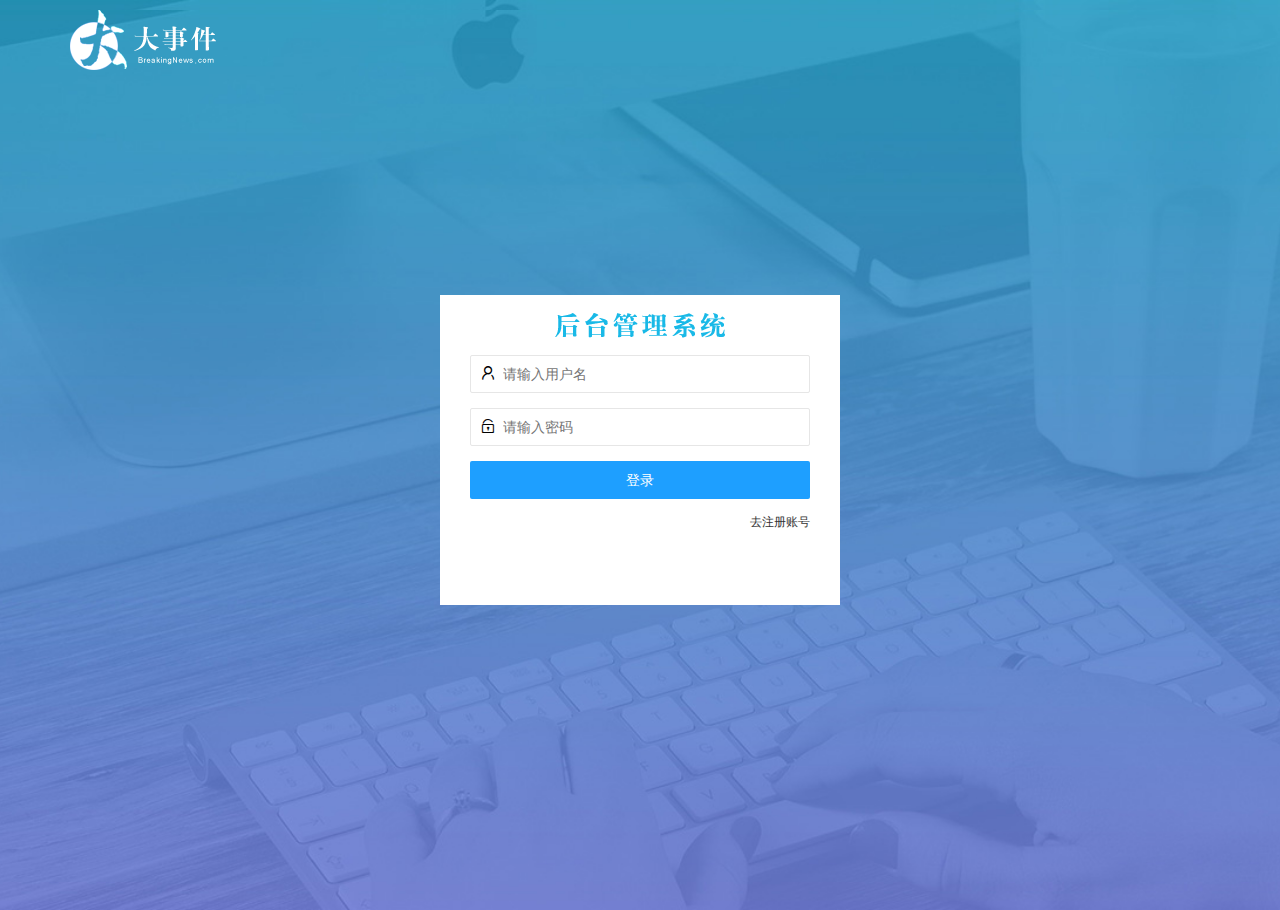
<file: login.html>
<!DOCTYPE html>
<html>
	<head>
		<meta charset="utf-8">
		<title>大事件-登录/注册</title>
		<!-- 导入 layui 的样式 -->
		<link rel="stylesheet" type="text/css" href="assets/lib/layui/css/layui.css" />
		<!-- 导入自己的样式表 -->
		<link rel="stylesheet" type="text/css" href="assets/css/login.css" />
	</head>
	<body>
		<!-- 头部的 logo 区 -->
		<div class="layui-main logo">
			<img src="assets/images/logo.png" />
		</div>

		<!-- 登陆注册区 -->
		<div class="loginAndRegBox">
			<div class="title-box"> </div>
			<!-- 登陆的div -->
			<div class="login-box">
				<!-- 登陆的表单 -->
				<form class="layui-form" id="form_login">
					<div class="layui-form-item">
						<!-- 用户名 -->
						<i class="layui-icon layui-icon-username"></i>
						<input type="text" name="username" required lay-verify="required" placeholder="请输入用户名"
							autocomplete="off" class="layui-input">
					</div>
					<!-- 密码 -->
					<div class="layui-form-item">
						<i class="layui-icon layui-icon-password"></i>
						<input type="password" name="password" required lay-verify="required|pwd" placeholder="请输入密码"
							autocomplete="off" class="layui-input">
					</div>
					<!-- 按钮 -->
					<div class="layui-form-item">
						<!-- 注意表单提交按钮和普通按钮的区别 就是 lay-submit 属性-->
						<button class="layui-btn layui-btn-fluid layui-btn-normal" lay-submit>登录</button>
					</div>
					<div class="layui-form-item links">
						<a href="javascript:;" id="link_reg">去注册账号</a>
					</div>
				</form>
			</div>
			<!-- 注册的div -->
			<div class="reg-box">
				<!-- 注册的表单 -->
				<form class="layui-form" id="form_reg">
					<div class="layui-form-item">
						<!-- 用户名 -->
						<i class="layui-icon layui-icon-username"></i>
						<input type="text" name="username" required lay-verify="required" placeholder="请输入用户名"
							autocomplete="off" class="layui-input">
					</div>
					<!-- 密码 -->
					<div class="layui-form-item">
						<i class="layui-icon layui-icon-password"></i>
						<input type="password" name="password" required lay-verify="required|pwd" placeholder="请输入密码"
							autocomplete="off" class="layui-input">
					</div>
					<!-- 密码确认框 -->
					<div class="layui-form-item">
						<i class="layui-icon layui-icon-password"></i>
						<input type="password" name="repassword" required lay-verify="required|pwd|repwd" placeholder="确认密码"
							autocomplete="off" class="layui-input">
					</div>
					<!-- 按钮 -->
					<div class="layui-form-item">
						<!-- 注意表单提交按钮和普通按钮的区别 就是 lay-submit 属性-->
						<button class="layui-btn layui-btn-fluid layui-btn-normal" lay-submit>注册</button>
					</div>
					<div class="layui-form-item links">
						<a href="javascript:;" id="link_login">去登陆</a>
					</div>
				</form>
			</div>
		</div>
		<!-- 导入layui.js -->
		<script src="./assets/lib/layui/layui.all.js"></script>
		<!-- 导入jQuery -->
		<script src="assets/lib/jquery.js"></script>
		<!-- 导入自己封装的baseAPI.js -->
		<script src="assets/js/baseAPI.js"></script>
		<!-- 导入自己的JavaScript脚本 -->
		<script src="assets/js/login.js"></script>
	</body>
</html>
</file>
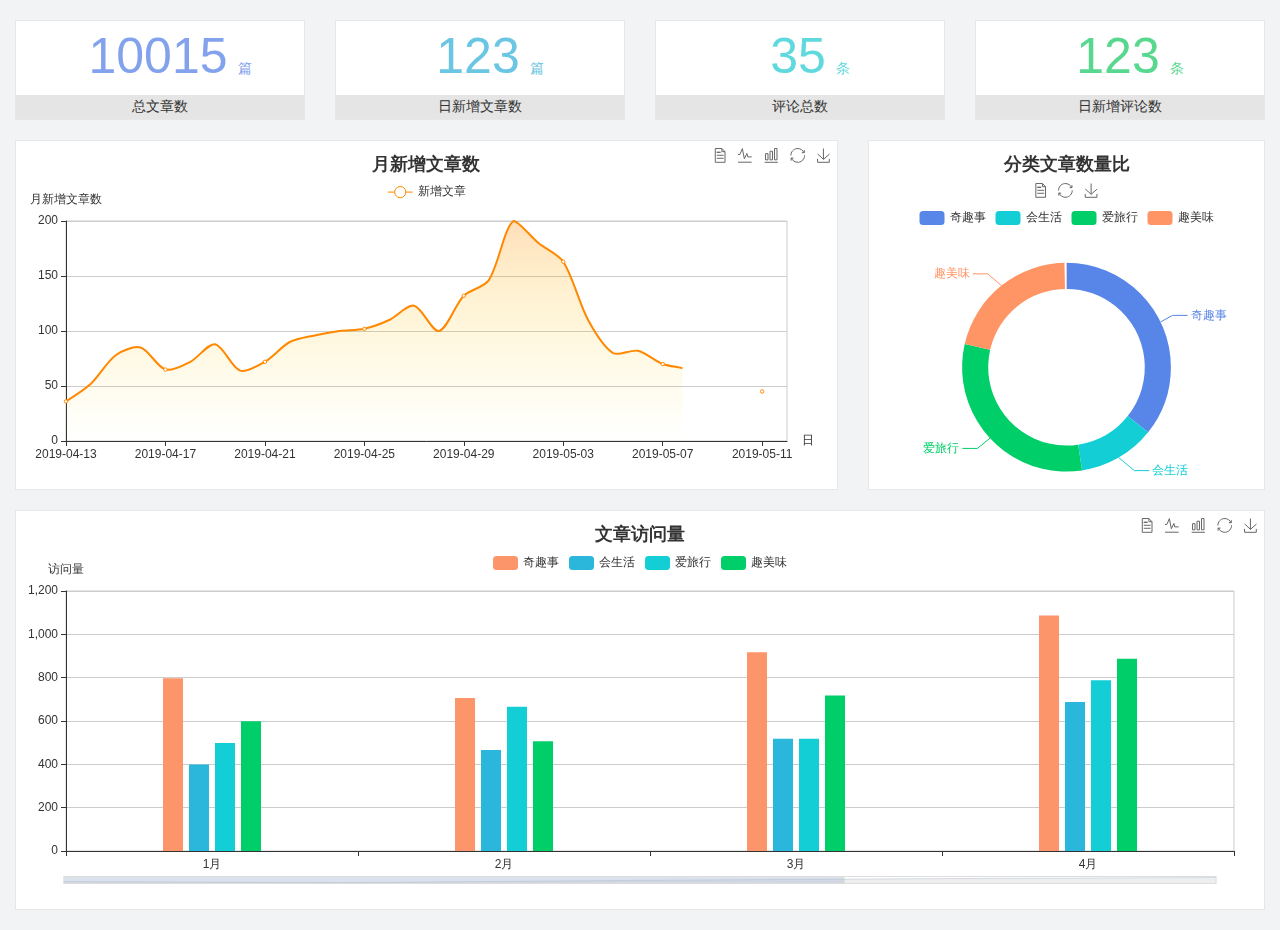
<file: home/dashboard.html>
<!DOCTYPE html>
<html lang="en">

<head>
  <meta charset="UTF-8">
  <meta name="viewport" content="width=device-width, initial-scale=1.0">
  <meta http-equiv="X-UA-Compatible" content="ie=edge">
  <link rel="stylesheet" type="text/css" href="../assets/lib/bootstrap.css"/>
  <link rel="stylesheet" type="text/css" href="../assets/lib/main.css"/>
  <script src="../assets/lib/jquery.js"></script>
  <script src="../assets/lib/echarts.min.js" type="text/javascript" charset="utf-8"></script>
  <title>图表统计</title>

</head>

<body>
  <div class="container-fluid">
    <div class="row spannel_list">
      <div class="col-sm-3 col-xs-6">
        <div class="spannel">
          <em>10015</em><span>篇</span>
          <b>总文章数</b>
        </div>
      </div>
      <div class="col-sm-3 col-xs-6">
        <div class="spannel scolor01">
          <em>123</em><span>篇</span>
          <b>日新增文章数</b>
        </div>
      </div>
      <div class="col-sm-3 col-xs-6">
        <div class="spannel scolor02">
          <em>35</em><span>条</span>
          <b>评论总数</b>
        </div>
      </div>
      <div class="col-sm-3 col-xs-6">
        <div class="spannel scolor03">
          <em>123</em><span>条</span>
          <b>日新增评论数</b>
        </div>
      </div>
    </div>
  </div>

  <div class="container-fluid">
    <div class="row curve-pie">
      <div class="col-lg-8 col-md-8">
        <div class="gragh_pannel" id="curve_show"></div>
      </div>
      <div class="col-lg-4 col-md-4">
        <div class="gragh_pannel" id="pie_show"></div>
      </div>
    </div>
  </div>

  <div class="container-fluid">
    <div class="column_pannel" id="column_show"></div>
  </div>

  <script>
    var oChart = echarts.init(document.getElementById('curve_show'));
    var aList_all = [
      { 'count': 36, 'date': '2019-04-13' },
      { 'count': 52, 'date': '2019-04-14' },
      { 'count': 78, 'date': '2019-04-15' },
      { 'count': 85, 'date': '2019-04-16' },
      { 'count': 65, 'date': '2019-04-17' },
      { 'count': 72, 'date': '2019-04-18' },
      { 'count': 88, 'date': '2019-04-19' },
      { 'count': 64, 'date': '2019-04-20' },
      { 'count': 72, 'date': '2019-04-21' },
      { 'count': 90, 'date': '2019-04-22' },
      { 'count': 96, 'date': '2019-04-23' },
      { 'count': 100, 'date': '2019-04-24' },
      { 'count': 102, 'date': '2019-04-25' },
      { 'count': 110, 'date': '2019-04-26' },
      { 'count': 123, 'date': '2019-04-27' },
      { 'count': 100, 'date': '2019-04-28' },
      { 'count': 132, 'date': '2019-04-29' },
      { 'count': 146, 'date': '2019-04-30' },
      { 'count': 200, 'date': '2019-05-01' },
      { 'count': 180, 'date': '2019-05-02' },
      { 'count': 163, 'date': '2019-05-03' },
      { 'count': 110, 'date': '2019-05-04' },
      { 'count': 80, 'date': '2019-05-05' },
      { 'count': 82, 'date': '2019-05-06' },
      { 'count': 70, 'date': '2019-05-07' },
      { 'count': 65, 'date': '2019-05-08' },
      { 'count': 54, 'date': '2019-05-09' },
      { 'count': 40, 'date': '2019-05-10' },
      { 'count': 45, 'date': '2019-05-11' },
      { 'count': 38, 'date': '2019-05-12' },
    ];

    let aCount = [];
    let aDate = [];

    for (var i = 0; i < aList_all.length; i++) {
      aCount.push(aList_all[i].count);
      aDate.push(aList_all[i].date);
    }

    var chartopt = {
      title: {
        text: '月新增文章数',
        left: 'center',
        top: '10'
      },
      tooltip: {
        trigger: 'axis'
      },
      legend: {
        data: ['新增文章'],
        top: '40'
      },
      toolbox: {
        show: true,
        feature: {
          mark: { show: true },
          dataView: { show: true, readOnly: false },
          magicType: { show: true, type: ['line', 'bar'] },
          restore: { show: true },
          saveAsImage: { show: true }
        }
      },
      calculable: true,
      xAxis: [
        {
          name: '日',
          type: 'category',
          boundaryGap: false,
          data: aDate
        }
      ],
      yAxis: [
        {
          name: '月新增文章数',
          type: 'value'
        }
      ],
      series: [
        {
          name: '新增文章',
          type: 'line',
          smooth: true,
          itemStyle: { normal: { areaStyle: { type: 'default' }, color: '#f80' }, lineStyle: { color: '#f80' } },
          data: aCount
        }],
      areaStyle: {
        normal: {
          color: new echarts.graphic.LinearGradient(0, 0, 0, 1, [{
            offset: 0,
            color: 'rgba(255,136,0,0.39)'
          }, {
            offset: .34,
            color: 'rgba(255,180,0,0.25)'
          }, {
            offset: 1,
            color: 'rgba(255,222,0,0.00)'
          }])

        }
      },
      grid: {
        show: true,
        x: 50,
        x2: 50,
        y: 80,
        height: 220
      }
    };

    oChart.setOption(chartopt);


    var oPie = echarts.init(document.getElementById('pie_show'));
    var oPieopt =
    {
      title: {
        top: 10,
        text: '分类文章数量比',
        x: 'center'
      },
      tooltip: {
        trigger: 'item',
        formatter: "{a} <br/>{b} : {c} ({d}%)"
      },
      color: ['#5885e8', '#13cfd5', '#00ce68', '#ff9565'],
      legend: {
        x: 'center',
        top: 65,
        data: ['奇趣事', '会生活', '爱旅行', '趣美味']
      },
      toolbox: {
        show: true,
        x: 'center',
        top: 35,
        feature: {
          mark: { show: true },
          dataView: { show: true, readOnly: false },
          magicType: {
            show: true,
            type: ['pie', 'funnel'],
            option: {
              funnel: {
                x: '25%',
                width: '50%',
                funnelAlign: 'left',
                max: 1548
              }
            }
          },
          restore: { show: true },
          saveAsImage: { show: true }
        }
      },
      calculable: true,
      series: [
        {
          name: '访问来源',
          type: 'pie',
          radius: ['45%', '60%'],
          center: ['50%', '65%'],
          data: [
            { value: 300, name: '奇趣事' },
            { value: 100, name: '会生活' },
            { value: 260, name: '爱旅行' },
            { value: 180, name: '趣美味' }
          ]
        }
      ]
    };
    oPie.setOption(oPieopt);



    var oColumn = this.echarts.init(document.getElementById('column_show'));
    var oColumnopt =
    {
      title: {
        text: '文章访问量',
        left: 'center',
        top: '10'
      },
      tooltip: {
        trigger: 'axis'
      },
      legend: {
        data: ['奇趣事', '会生活', '爱旅行', '趣美味'],
        top: '40'
      },
      toolbox: {
        show: true,
        feature: {
          mark: { show: true },
          dataView: { show: true, readOnly: false },
          magicType: { show: true, type: ['line', 'bar'] },
          restore: { show: true },
          saveAsImage: { show: true }
        }
      },
      calculable: true,
      xAxis: [
        {
          type: 'category',
          data: ['1月', '2月', '3月', '4月', '5月']
        }
      ],
      yAxis: [
        {
          name: '访问量',
          type: 'value'
        }
      ],
      series: [
        {
          name: '奇趣事',
          type: 'bar',
          barWidth: 20,
          itemStyle: {
            normal: { areaStyle: { type: 'default' }, color: '#fd956a' }
          },
          data: [800, 708, 920, 1090, 1200]
        },
        {
          name: '会生活',
          type: 'bar',
          barWidth: 20,
          itemStyle: {
            normal: { areaStyle: { type: 'default' }, color: '#2bb6db' }
          },
          data: [400, 468, 520, 690, 800]
        },
        {
          name: '爱旅行',
          type: 'bar',
          barWidth: 20,
          itemStyle: {
            normal: { areaStyle: { type: 'default' }, color: '#13cfd5' }
          },
          data: [500, 668, 520, 790, 900]
        },
        {
          name: '趣美味',
          type: 'bar',
          barWidth: 20,
          itemStyle: {
            normal: { areaStyle: { type: 'default' }, color: '#00ce68' }
          },
          data: [600, 508, 720, 890, 1000]
        }
      ],
      grid: {
        show: true,
        x: 50,
        x2: 30,
        y: 80,
        height: 260
      },
      dataZoom: [//给x轴设置滚动条
        {
          start: 0,//默认为0
          end: 100 - 1000 / 31,//默认为100
          type: 'slider',
          show: true,
          xAxisIndex: [0],
          handleSize: 0,//滑动条的 左右2个滑动条的大小
          height: 8,//组件高度
          left: 45, //左边的距离
          right: 50,//右边的距离
          bottom: 26,//右边的距离
          handleColor: '#ddd',//h滑动图标的颜色
          handleStyle: {
            borderColor: "#cacaca",
            borderWidth: "1",
            shadowBlur: 2,
            background: "#ddd",
            shadowColor: "#ddd",
          }
        }]
    };
    oColumn.setOption(oColumnopt);
  </script>
</body>

</html>
</file>
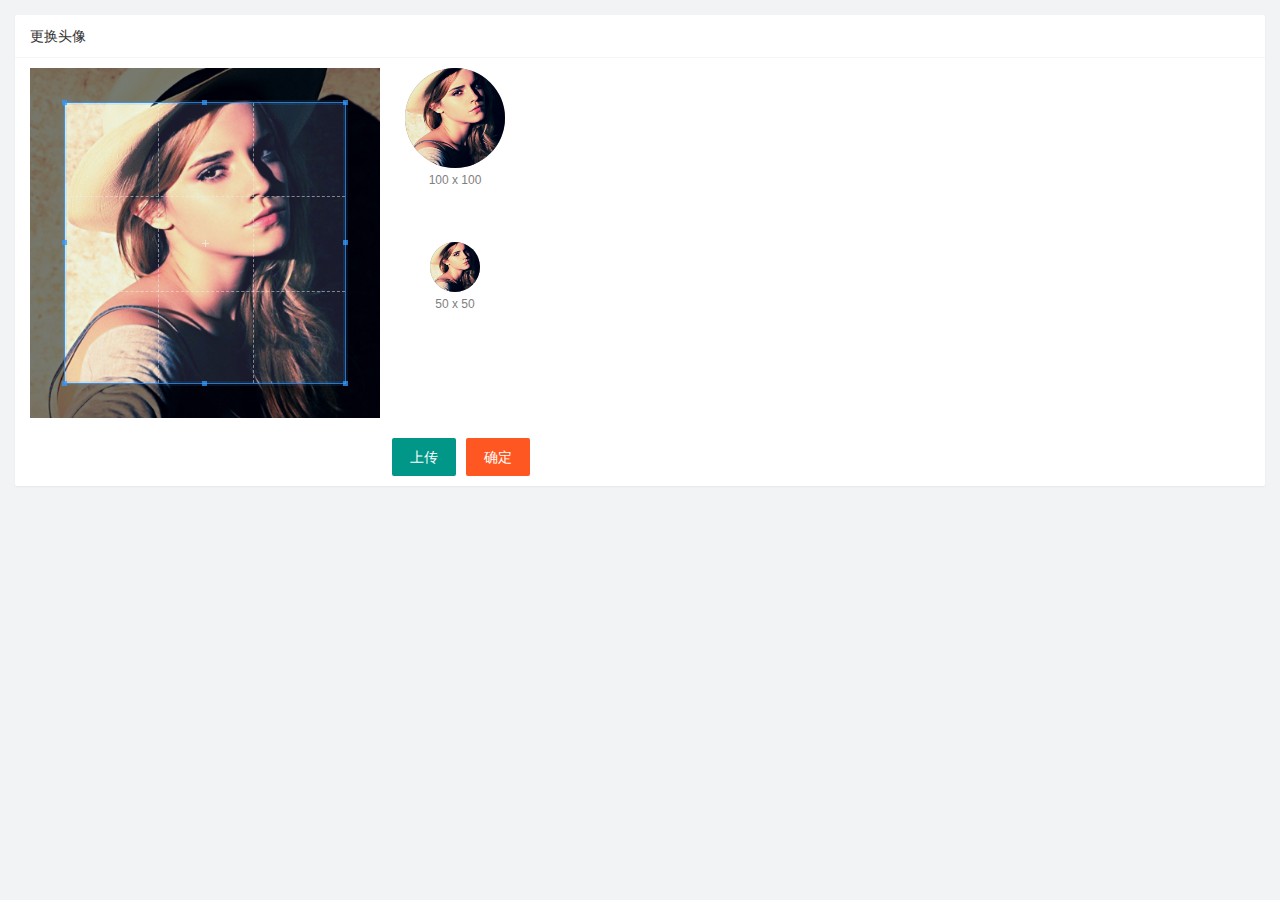
<file: user/user_avatar.html>
<!DOCTYPE html>
<html>
	<head>
		<meta charset="utf-8">
		<title></title>
		<link rel="stylesheet" type="text/css" href="../assets/lib/layui/css/layui.css" />
		<link rel="stylesheet" type="text/css" href="../assets/lib/cropper/cropper.css" />
		<link rel="stylesheet" type="text/css" href="../assets/css/user/user_avatar.css" />
	</head>
	<body>
		<!-- 卡片布局 -->
		<div class="layui-card">
			<div class="layui-card-header">更换头像</div>
			<div class="layui-card-body">
				<!-- 第一行的图片裁剪和预览区域 -->
				<div class="row1">
					<!-- 图片裁剪区域 -->
					<div class="cropper-box">
						<!-- 这个 img 标签很重要，将来会把它初始化为裁剪区域 -->
						<img id="image" src="/assets/images/sample.jpg" />
					</div>
					<!-- 图片的预览区域 -->
					<div class="preview-box">
						<div>
							<!-- 宽高为 100px 的预览区域 -->
							<div class="img-preview w100"></div>
							<p class="size">100 x 100</p>
						</div>
						<div>
							<!-- 宽高为 50px 的预览区域 -->
							<div class="img-preview w50"></div>
							<p class="size">50 x 50</p>
						</div>
					</div>
				</div>

				<!-- 第二行的按钮区域 -->
				<div class="row2">
					<!-- 通过 accept 属性, 可以指定 允许用户选择什么类型的文件 -->
					<input type="file" id="file" accept="image/png,image/jpeg" />
					<button type="button" class="layui-btn" id="btnChooseImage">上传</button>
					<button type="button" class="layui-btn layui-btn-danger" id="btnUpload">确定</button>
				</div>
			</div>
		</div>
		<script src="../assets/lib/layui/layui.all.js"></script>
		<script src="../assets/lib/jquery.js"></script>
		<script src="../assets/lib/cropper/Cropper.js"></script>
		<script src="../assets/lib/cropper/jquery-cropper.js"></script>
		<script src="../assets/js/baseAPI.js"></script>
		<script src="../assets/js/user/user_avatar.js"></script>
	</body>
</html>
</file>
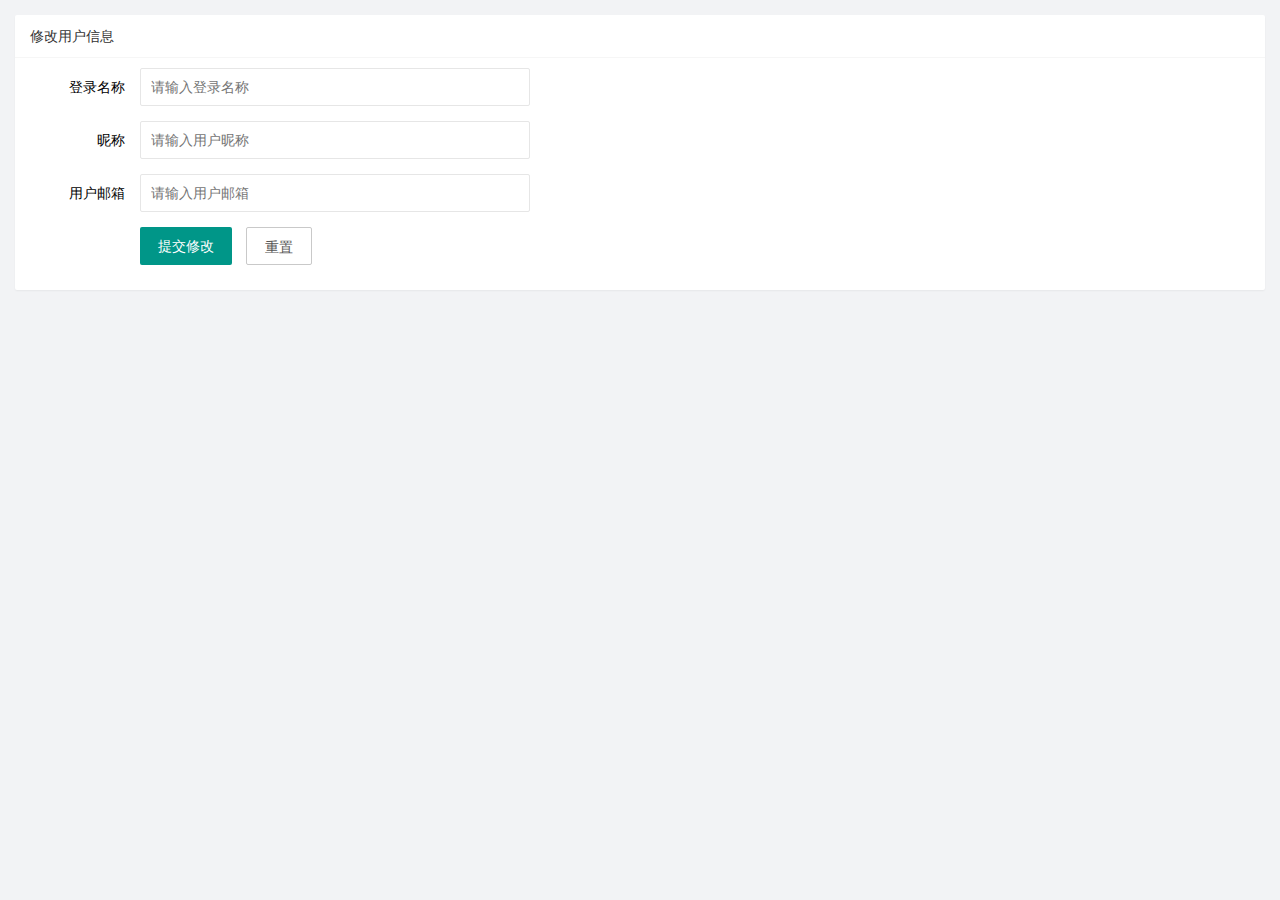
<file: user/user_info.html>
<!DOCTYPE html>
<html>
	<head>
		<meta charset="utf-8">
		<title></title>
		<!-- 导入layui的样式 -->
		<link rel="stylesheet" type="text/css" href="../assets/lib/layui/css/layui.css" />
		<!-- 导入自己的样式 -->
		<link rel="stylesheet" type="text/css" href="../assets/css/user/user_info.css" />
	</head>
	<body>
		<!-- 卡片区域 -->
		<div class="layui-card">
			<div class="layui-card-header">修改用户信息</div>
			<div class="layui-card-body">
				<!-- form表单区域 -->
				<form class="layui-form" lay-filter="formUserInfo">
					<!-- 这是隐藏域 -->
					<input type="hidden" name="id"/>
					<div class="layui-form-item">
						<label class="layui-form-label">登录名称</label>
						<div class="layui-input-block">
							<input type="text" name="username" required lay-verify="required" placeholder="请输入登录名称"
								autocomplete="off" class="layui-input" readonly="">
						</div>
					</div>
					<div class="layui-form-item">
						<label class="layui-form-label">昵称</label>
						<div class="layui-input-block">
							<input type="text" name="nickname" required lay-verify="required|nickname"
								placeholder="请输入用户昵称" autocomplete="off" class="layui-input">
						</div>
					</div>
					<div class="layui-form-item">
						<label class="layui-form-label">用户邮箱</label>
						<div class="layui-input-block">
							<input type="text" name="email" required lay-verify="required|email" placeholder="请输入用户邮箱"
								autocomplete="off" class="layui-input">
						</div>
					</div>
					<div class="layui-form-item">
						<div class="layui-input-block">
							<button class="layui-btn" lay-submit lay-filter="formDemo">提交修改</button>
							<button type="reset" class="layui-btn layui-btn-primary" id="btnReset">重置</button>
						</div>
					</div>
				</form>
			</div>

			<!-- 导入layui的js文件 -->
			<script src="../assets/lib/layui/layui.all.js"></script>
			<!-- 导入jQuery -->
			<script src="../assets/lib/jquery.js"></script>
			<!-- 导入baseAPI -->
			<script src="../assets/js/baseAPI.js"></script>
			<!-- 导入自己的js -->
			<script src="../assets/js/user/user_info.js"></script>
	</body>
</html>
</file>
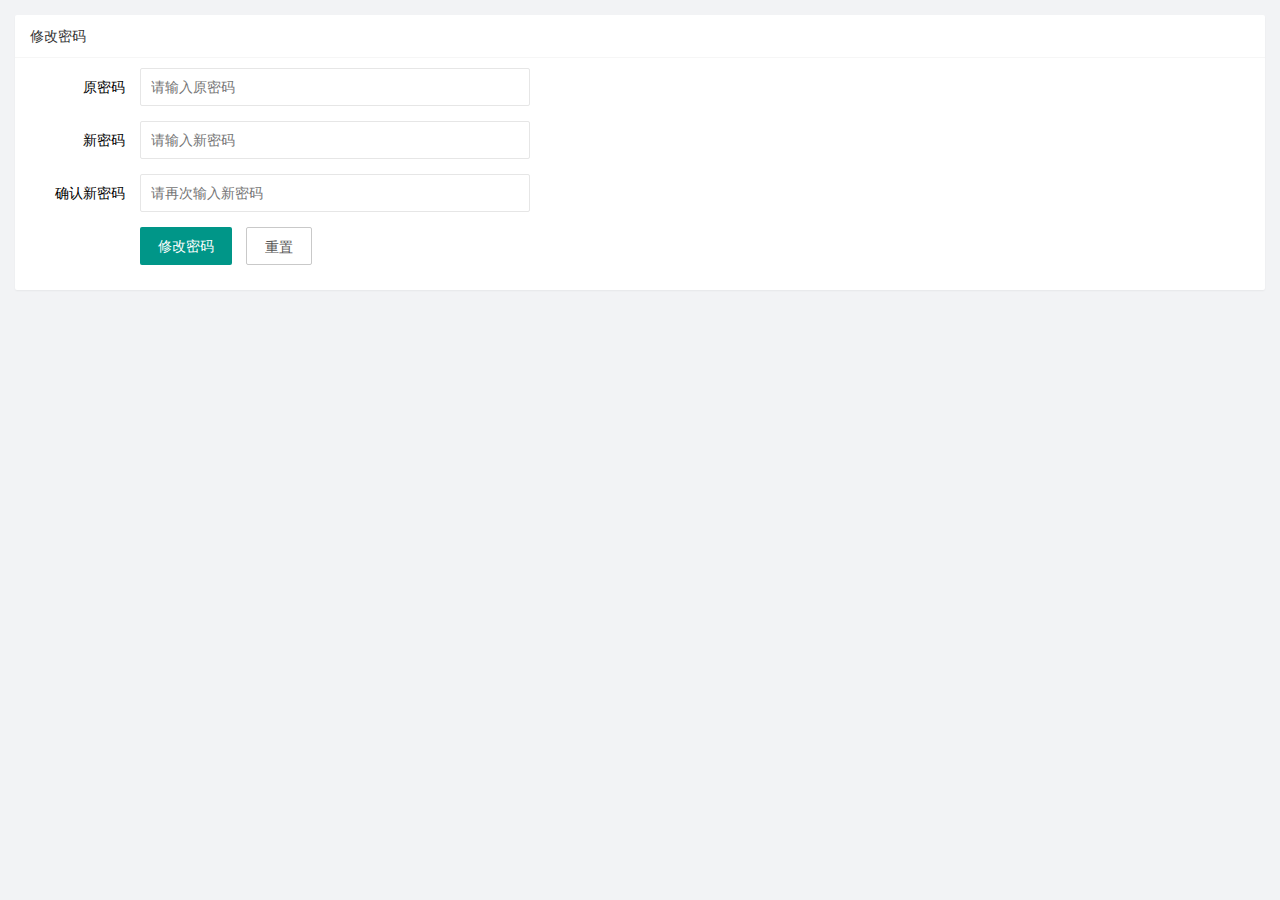
<file: user/user_pwd.html>
<!DOCTYPE html>
<html>
	<head>
		<meta charset="utf-8">
		<title></title>
		<link rel="stylesheet" type="text/css" href="../assets/lib/layui/css/layui.css" />
		<link rel="stylesheet" type="text/css" href="../assets/css/user/user_pwd.css" />
	</head>
	<body>
		<!-- 卡片布局 -->
		<div class="layui-card">
			<div class="layui-card-header">修改密码</div>
			<div class="layui-card-body">
				<form class="layui-form">
					<div class="layui-form-item">
						<label class="layui-form-label">原密码</label>
						<div class="layui-input-block">
							<input type="password" name="oldPwd" required lay-verify="required|pwd" placeholder="请输入原密码"
								autocomplete="off" class="layui-input">
						</div>
					</div>
					<div class="layui-form-item">
						<label class="layui-form-label">新密码</label>
						<div class="layui-input-block">
							<input type="password" name="newPwd" required lay-verify="required|pwd|samePwd" placeholder="请输入新密码"
								autocomplete="off" class="layui-input">
						</div>
					</div>
					<div class="layui-form-item">
						<label class="layui-form-label">确认新密码</label>
						<div class="layui-input-block">
							<input type="password" name="rePwd" required lay-verify="required|pwd|rePwd" placeholder="请再次输入新密码"
								autocomplete="off" class="layui-input">
						</div>
					</div>
					<div class="layui-form-item">
						<div class="layui-input-block">
							<button class="layui-btn" lay-submit lay-filter="formDemo">修改密码</button>
							<button type="reset" class="layui-btn layui-btn-primary">重置</button>
						</div>
					</div>
				</form>
			</div>
		</div>
		<!-- 导入layui的js文件 -->
		<script src="../assets/lib/layui/layui.all.js"></script>
		<!-- 导入 jQuery -->
		<script src="../assets/lib/jquery.js"></script>
		<!-- 导入baseAPI -->
		<script src="../assets/js/baseAPI.js"></script>
		<!-- 导入自己的js脚本 -->
		<script src="../assets/js/user/user_pwd.js"></script>
	</body>
</html>
</file>
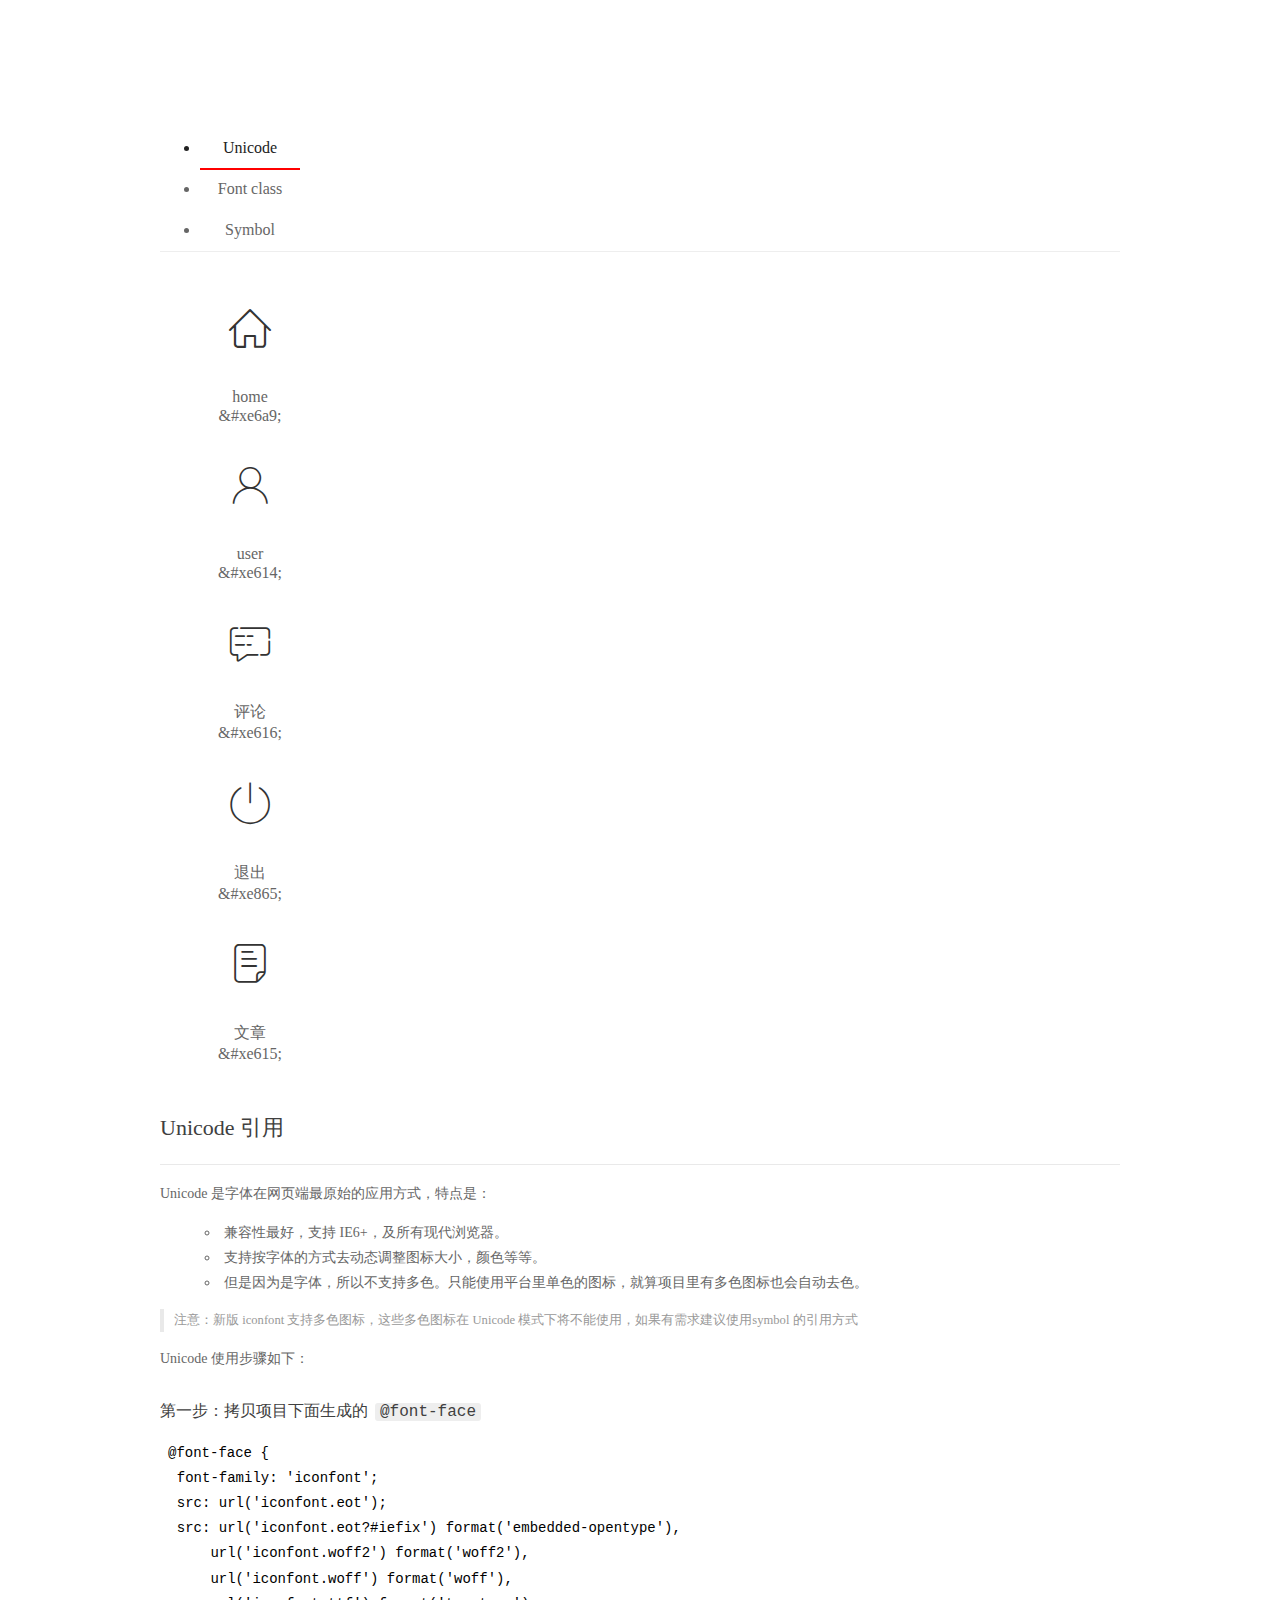
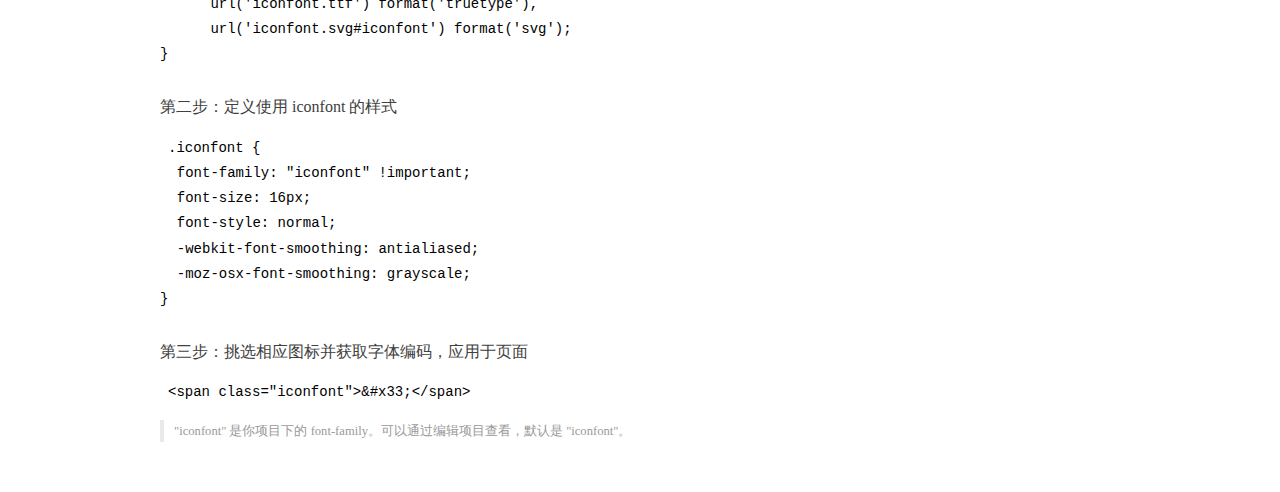
<file: assets/fonts/demo_index.html>
<!DOCTYPE html>
<html>
<head>
  <meta charset="utf-8"/>
  <title>IconFont Demo</title>
  <link rel="shortcut icon" href="https://gtms04.alicdn.com/tps/i4/TB1_oz6GVXXXXaFXpXXJDFnIXXX-64-64.ico" type="image/x-icon"/>
  <link rel="stylesheet" href="https://g.alicdn.com/thx/cube/1.3.2/cube.min.css">
  <link rel="stylesheet" href="demo.css">
  <link rel="stylesheet" href="iconfont.css">
  <script src="iconfont.js"></script>
  <!-- jQuery -->
  <script src="https://a1.alicdn.com/oss/uploads/2018/12/26/7bfddb60-08e8-11e9-9b04-53e73bb6408b.js"></script>
  <!-- 代码高亮 -->
  <script src="https://a1.alicdn.com/oss/uploads/2018/12/26/a3f714d0-08e6-11e9-8a15-ebf944d7534c.js"></script>
</head>
<body>
  <div class="main">
    <h1 class="logo"><a href="https://www.iconfont.cn/" title="iconfont 首页" target="_blank">&#xe86b;</a></h1>
    <div class="nav-tabs">
      <ul id="tabs" class="dib-box">
        <li class="dib active"><span>Unicode</span></li>
        <li class="dib"><span>Font class</span></li>
        <li class="dib"><span>Symbol</span></li>
      </ul>
      
    </div>
    <div class="tab-container">
      <div class="content unicode" style="display: block;">
          <ul class="icon_lists dib-box">
          
            <li class="dib">
              <span class="icon iconfont">&#xe6a9;</span>
                <div class="name">home</div>
                <div class="code-name">&amp;#xe6a9;</div>
              </li>
          
            <li class="dib">
              <span class="icon iconfont">&#xe614;</span>
                <div class="name">user</div>
                <div class="code-name">&amp;#xe614;</div>
              </li>
          
            <li class="dib">
              <span class="icon iconfont">&#xe616;</span>
                <div class="name">评论</div>
                <div class="code-name">&amp;#xe616;</div>
              </li>
          
            <li class="dib">
              <span class="icon iconfont">&#xe865;</span>
                <div class="name">退出</div>
                <div class="code-name">&amp;#xe865;</div>
              </li>
          
            <li class="dib">
              <span class="icon iconfont">&#xe615;</span>
                <div class="name">文章</div>
                <div class="code-name">&amp;#xe615;</div>
              </li>
          
          </ul>
          <div class="article markdown">
          <h2 id="unicode-">Unicode 引用</h2>
          <hr>

          <p>Unicode 是字体在网页端最原始的应用方式，特点是：</p>
          <ul>
            <li>兼容性最好，支持 IE6+，及所有现代浏览器。</li>
            <li>支持按字体的方式去动态调整图标大小，颜色等等。</li>
            <li>但是因为是字体，所以不支持多色。只能使用平台里单色的图标，就算项目里有多色图标也会自动去色。</li>
          </ul>
          <blockquote>
            <p>注意：新版 iconfont 支持多色图标，这些多色图标在 Unicode 模式下将不能使用，如果有需求建议使用symbol 的引用方式</p>
          </blockquote>
          <p>Unicode 使用步骤如下：</p>
          <h3 id="-font-face">第一步：拷贝项目下面生成的 <code>@font-face</code></h3>
<pre><code class="language-css"
>@font-face {
  font-family: 'iconfont';
  src: url('iconfont.eot');
  src: url('iconfont.eot?#iefix') format('embedded-opentype'),
      url('iconfont.woff2') format('woff2'),
      url('iconfont.woff') format('woff'),
      url('iconfont.ttf') format('truetype'),
      url('iconfont.svg#iconfont') format('svg');
}
</code></pre>
          <h3 id="-iconfont-">第二步：定义使用 iconfont 的样式</h3>
<pre><code class="language-css"
>.iconfont {
  font-family: "iconfont" !important;
  font-size: 16px;
  font-style: normal;
  -webkit-font-smoothing: antialiased;
  -moz-osx-font-smoothing: grayscale;
}
</code></pre>
          <h3 id="-">第三步：挑选相应图标并获取字体编码，应用于页面</h3>
<pre>
<code class="language-html"
>&lt;span class="iconfont"&gt;&amp;#x33;&lt;/span&gt;
</code></pre>
          <blockquote>
            <p>"iconfont" 是你项目下的 font-family。可以通过编辑项目查看，默认是 "iconfont"。</p>
          </blockquote>
          </div>
      </div>
      <div class="content font-class">
        <ul class="icon_lists dib-box">
          
          <li class="dib">
            <span class="icon iconfont icon-home"></span>
            <div class="name">
              home
            </div>
            <div class="code-name">.icon-home
            </div>
          </li>
          
          <li class="dib">
            <span class="icon iconfont icon-user"></span>
            <div class="name">
              user
            </div>
            <div class="code-name">.icon-user
            </div>
          </li>
          
          <li class="dib">
            <span class="icon iconfont icon-pinglun"></span>
            <div class="name">
              评论
            </div>
            <div class="code-name">.icon-pinglun
            </div>
          </li>
          
          <li class="dib">
            <span class="icon iconfont icon-tuichu"></span>
            <div class="name">
              退出
            </div>
            <div class="code-name">.icon-tuichu
            </div>
          </li>
          
          <li class="dib">
            <span class="icon iconfont icon-16"></span>
            <div class="name">
              文章
            </div>
            <div class="code-name">.icon-16
            </div>
          </li>
          
        </ul>
        <div class="article markdown">
        <h2 id="font-class-">font-class 引用</h2>
        <hr>

        <p>font-class 是 Unicode 使用方式的一种变种，主要是解决 Unicode 书写不直观，语意不明确的问题。</p>
        <p>与 Unicode 使用方式相比，具有如下特点：</p>
        <ul>
          <li>兼容性良好，支持 IE8+，及所有现代浏览器。</li>
          <li>相比于 Unicode 语意明确，书写更直观。可以很容易分辨这个 icon 是什么。</li>
          <li>因为使用 class 来定义图标，所以当要替换图标时，只需要修改 class 里面的 Unicode 引用。</li>
          <li>不过因为本质上还是使用的字体，所以多色图标还是不支持的。</li>
        </ul>
        <p>使用步骤如下：</p>
        <h3 id="-fontclass-">第一步：引入项目下面生成的 fontclass 代码：</h3>
<pre><code class="language-html">&lt;link rel="stylesheet" href="./iconfont.css"&gt;
</code></pre>
        <h3 id="-">第二步：挑选相应图标并获取类名，应用于页面：</h3>
<pre><code class="language-html">&lt;span class="iconfont icon-xxx"&gt;&lt;/span&gt;
</code></pre>
        <blockquote>
          <p>"
            iconfont" 是你项目下的 font-family。可以通过编辑项目查看，默认是 "iconfont"。</p>
        </blockquote>
      </div>
      </div>
      <div class="content symbol">
          <ul class="icon_lists dib-box">
          
            <li class="dib">
                <svg class="icon svg-icon" aria-hidden="true">
                  <use xlink:href="#icon-home"></use>
                </svg>
                <div class="name">home</div>
                <div class="code-name">#icon-home</div>
            </li>
          
            <li class="dib">
                <svg class="icon svg-icon" aria-hidden="true">
                  <use xlink:href="#icon-user"></use>
                </svg>
                <div class="name">user</div>
                <div class="code-name">#icon-user</div>
            </li>
          
            <li class="dib">
                <svg class="icon svg-icon" aria-hidden="true">
                  <use xlink:href="#icon-pinglun"></use>
                </svg>
                <div class="name">评论</div>
                <div class="code-name">#icon-pinglun</div>
            </li>
          
            <li class="dib">
                <svg class="icon svg-icon" aria-hidden="true">
                  <use xlink:href="#icon-tuichu"></use>
                </svg>
                <div class="name">退出</div>
                <div class="code-name">#icon-tuichu</div>
            </li>
          
            <li class="dib">
                <svg class="icon svg-icon" aria-hidden="true">
                  <use xlink:href="#icon-16"></use>
                </svg>
                <div class="name">文章</div>
                <div class="code-name">#icon-16</div>
            </li>
          
          </ul>
          <div class="article markdown">
          <h2 id="symbol-">Symbol 引用</h2>
          <hr>

          <p>这是一种全新的使用方式，应该说这才是未来的主流，也是平台目前推荐的用法。相关介绍可以参考这篇<a href="">文章</a>
            这种用法其实是做了一个 SVG 的集合，与另外两种相比具有如下特点：</p>
          <ul>
            <li>支持多色图标了，不再受单色限制。</li>
            <li>通过一些技巧，支持像字体那样，通过 <code>font-size</code>, <code>color</code> 来调整样式。</li>
            <li>兼容性较差，支持 IE9+，及现代浏览器。</li>
            <li>浏览器渲染 SVG 的性能一般，还不如 png。</li>
          </ul>
          <p>使用步骤如下：</p>
          <h3 id="-symbol-">第一步：引入项目下面生成的 symbol 代码：</h3>
<pre><code class="language-html">&lt;script src="./iconfont.js"&gt;&lt;/script&gt;
</code></pre>
          <h3 id="-css-">第二步：加入通用 CSS 代码（引入一次就行）：</h3>
<pre><code class="language-html">&lt;style&gt;
.icon {
  width: 1em;
  height: 1em;
  vertical-align: -0.15em;
  fill: currentColor;
  overflow: hidden;
}
&lt;/style&gt;
</code></pre>
          <h3 id="-">第三步：挑选相应图标并获取类名，应用于页面：</h3>
<pre><code class="language-html">&lt;svg class="icon" aria-hidden="true"&gt;
  &lt;use xlink:href="#icon-xxx"&gt;&lt;/use&gt;
&lt;/svg&gt;
</code></pre>
          </div>
      </div>

    </div>
  </div>
  <script>
  $(document).ready(function () {
      $('.tab-container .content:first').show()

      $('#tabs li').click(function (e) {
        var tabContent = $('.tab-container .content')
        var index = $(this).index()

        if ($(this).hasClass('active')) {
          return
        } else {
          $('#tabs li').removeClass('active')
          $(this).addClass('active')

          tabContent.hide().eq(index).fadeIn()
        }
      })
    })
  </script>
</body>
</html>
</file>
<file: assets/lib/layui/css/layui.css>
/** layui-v2.5.5 MIT License By https://www.layui.com */
 .layui-inline,img{display:inline-block;vertical-align:middle}h1,h2,h3,h4,h5,h6{font-weight:400}.layui-edge,.layui-header,.layui-inline,.layui-main{position:relative}.layui-body,.layui-edge,.layui-elip{overflow:hidden}.layui-btn,.layui-edge,.layui-inline,img{vertical-align:middle}.layui-btn,.layui-disabled,.layui-icon,.layui-unselect{-moz-user-select:none;-webkit-user-select:none;-ms-user-select:none}.layui-elip,.layui-form-checkbox span,.layui-form-pane .layui-form-label{text-overflow:ellipsis;white-space:nowrap}.layui-breadcrumb,.layui-tree-btnGroup{visibility:hidden}blockquote,body,button,dd,div,dl,dt,form,h1,h2,h3,h4,h5,h6,input,li,ol,p,pre,td,textarea,th,ul{margin:0;padding:0;-webkit-tap-highlight-color:rgba(0,0,0,0)}a:active,a:hover{outline:0}img{border:none}li{list-style:none}table{border-collapse:collapse;border-spacing:0}h4,h5,h6{font-size:100%}button,input,optgroup,option,select,textarea{font-family:inherit;font-size:inherit;font-style:inherit;font-weight:inherit;outline:0}pre{white-space:pre-wrap;white-space:-moz-pre-wrap;white-space:-pre-wrap;white-space:-o-pre-wrap;word-wrap:break-word}body{line-height:24px;font:14px Helvetica Neue,Helvetica,PingFang SC,Tahoma,Arial,sans-serif}hr{height:1px;margin:10px 0;border:0;clear:both}a{color:#333;text-decoration:none}a:hover{color:#777}a cite{font-style:normal;*cursor:pointer}.layui-border-box,.layui-border-box *{box-sizing:border-box}.layui-box,.layui-box *{box-sizing:content-box}.layui-clear{clear:both;*zoom:1}.layui-clear:after{content:'\20';clear:both;*zoom:1;display:block;height:0}.layui-inline{*display:inline;*zoom:1}.layui-edge{display:inline-block;width:0;height:0;border-width:6px;border-style:dashed;border-color:transparent}.layui-edge-top{top:-4px;border-bottom-color:#999;border-bottom-style:solid}.layui-edge-right{border-left-color:#999;border-left-style:solid}.layui-edge-bottom{top:2px;border-top-color:#999;border-top-style:solid}.layui-edge-left{border-right-color:#999;border-right-style:solid}.layui-disabled,.layui-disabled:hover{color:#d2d2d2!important;cursor:not-allowed!important}.layui-circle{border-radius:100%}.layui-show{display:block!important}.layui-hide{display:none!important}@font-face{font-family:layui-icon;src:url(../font/iconfont.eot?v=250);src:url(../font/iconfont.eot?v=250#iefix) format('embedded-opentype'),url(../font/iconfont.woff2?v=250) format('woff2'),url(../font/iconfont.woff?v=250) format('woff'),url(../font/iconfont.ttf?v=250) format('truetype'),url(../font/iconfont.svg?v=250#layui-icon) format('svg')}.layui-icon{font-family:layui-icon!important;font-size:16px;font-style:normal;-webkit-font-smoothing:antialiased;-moz-osx-font-smoothing:grayscale}.layui-icon-reply-fill:before{content:"\e611"}.layui-icon-set-fill:before{content:"\e614"}.layui-icon-menu-fill:before{content:"\e60f"}.layui-icon-search:before{content:"\e615"}.layui-icon-share:before{content:"\e641"}.layui-icon-set-sm:before{content:"\e620"}.layui-icon-engine:before{content:"\e628"}.layui-icon-close:before{content:"\1006"}.layui-icon-close-fill:before{content:"\1007"}.layui-icon-chart-screen:before{content:"\e629"}.layui-icon-star:before{content:"\e600"}.layui-icon-circle-dot:before{content:"\e617"}.layui-icon-chat:before{content:"\e606"}.layui-icon-release:before{content:"\e609"}.layui-icon-list:before{content:"\e60a"}.layui-icon-chart:before{content:"\e62c"}.layui-icon-ok-circle:before{content:"\1005"}.layui-icon-layim-theme:before{content:"\e61b"}.layui-icon-table:before{content:"\e62d"}.layui-icon-right:before{content:"\e602"}.layui-icon-left:before{content:"\e603"}.layui-icon-cart-simple:before{content:"\e698"}.layui-icon-face-cry:before{content:"\e69c"}.layui-icon-face-smile:before{content:"\e6af"}.layui-icon-survey:before{content:"\e6b2"}.layui-icon-tree:before{content:"\e62e"}.layui-icon-upload-circle:before{content:"\e62f"}.layui-icon-add-circle:before{content:"\e61f"}.layui-icon-download-circle:before{content:"\e601"}.layui-icon-templeate-1:before{content:"\e630"}.layui-icon-util:before{content:"\e631"}.layui-icon-face-surprised:before{content:"\e664"}.layui-icon-edit:before{content:"\e642"}.layui-icon-speaker:before{content:"\e645"}.layui-icon-down:before{content:"\e61a"}.layui-icon-file:before{content:"\e621"}.layui-icon-layouts:before{content:"\e632"}.layui-icon-rate-half:before{content:"\e6c9"}.layui-icon-add-circle-fine:before{content:"\e608"}.layui-icon-prev-circle:before{content:"\e633"}.layui-icon-read:before{content:"\e705"}.layui-icon-404:before{content:"\e61c"}.layui-icon-carousel:before{content:"\e634"}.layui-icon-help:before{content:"\e607"}.layui-icon-code-circle:before{content:"\e635"}.layui-icon-water:before{content:"\e636"}.layui-icon-username:before{content:"\e66f"}.layui-icon-find-fill:before{content:"\e670"}.layui-icon-about:before{content:"\e60b"}.layui-icon-location:before{content:"\e715"}.layui-icon-up:before{content:"\e619"}.layui-icon-pause:before{content:"\e651"}.layui-icon-date:before{content:"\e637"}.layui-icon-layim-uploadfile:before{content:"\e61d"}.layui-icon-delete:before{content:"\e640"}.layui-icon-play:before{content:"\e652"}.layui-icon-top:before{content:"\e604"}.layui-icon-friends:before{content:"\e612"}.layui-icon-refresh-3:before{content:"\e9aa"}.layui-icon-ok:before{content:"\e605"}.layui-icon-layer:before{content:"\e638"}.layui-icon-face-smile-fine:before{content:"\e60c"}.layui-icon-dollar:before{content:"\e659"}.layui-icon-group:before{content:"\e613"}.layui-icon-layim-download:before{content:"\e61e"}.layui-icon-picture-fine:before{content:"\e60d"}.layui-icon-link:before{content:"\e64c"}.layui-icon-diamond:before{content:"\e735"}.layui-icon-log:before{content:"\e60e"}.layui-icon-rate-solid:before{content:"\e67a"}.layui-icon-fonts-del:before{content:"\e64f"}.layui-icon-unlink:before{content:"\e64d"}.layui-icon-fonts-clear:before{content:"\e639"}.layui-icon-triangle-r:before{content:"\e623"}.layui-icon-circle:before{content:"\e63f"}.layui-icon-radio:before{content:"\e643"}.layui-icon-align-center:before{content:"\e647"}.layui-icon-align-right:before{content:"\e648"}.layui-icon-align-left:before{content:"\e649"}.layui-icon-loading-1:before{content:"\e63e"}.layui-icon-return:before{content:"\e65c"}.layui-icon-fonts-strong:before{content:"\e62b"}.layui-icon-upload:before{content:"\e67c"}.layui-icon-dialogue:before{content:"\e63a"}.layui-icon-video:before{content:"\e6ed"}.layui-icon-headset:before{content:"\e6fc"}.layui-icon-cellphone-fine:before{content:"\e63b"}.layui-icon-add-1:before{content:"\e654"}.layui-icon-face-smile-b:before{content:"\e650"}.layui-icon-fonts-html:before{content:"\e64b"}.layui-icon-form:before{content:"\e63c"}.layui-icon-cart:before{content:"\e657"}.layui-icon-camera-fill:before{content:"\e65d"}.layui-icon-tabs:before{content:"\e62a"}.layui-icon-fonts-code:before{content:"\e64e"}.layui-icon-fire:before{content:"\e756"}.layui-icon-set:before{content:"\e716"}.layui-icon-fonts-u:before{content:"\e646"}.layui-icon-triangle-d:before{content:"\e625"}.layui-icon-tips:before{content:"\e702"}.layui-icon-picture:before{content:"\e64a"}.layui-icon-more-vertical:before{content:"\e671"}.layui-icon-flag:before{content:"\e66c"}.layui-icon-loading:before{content:"\e63d"}.layui-icon-fonts-i:before{content:"\e644"}.layui-icon-refresh-1:before{content:"\e666"}.layui-icon-rmb:before{content:"\e65e"}.layui-icon-home:before{content:"\e68e"}.layui-icon-user:before{content:"\e770"}.layui-icon-notice:before{content:"\e667"}.layui-icon-login-weibo:before{content:"\e675"}.layui-icon-voice:before{content:"\e688"}.layui-icon-upload-drag:before{content:"\e681"}.layui-icon-login-qq:before{content:"\e676"}.layui-icon-snowflake:before{content:"\e6b1"}.layui-icon-file-b:before{content:"\e655"}.layui-icon-template:before{content:"\e663"}.layui-icon-auz:before{content:"\e672"}.layui-icon-console:before{content:"\e665"}.layui-icon-app:before{content:"\e653"}.layui-icon-prev:before{content:"\e65a"}.layui-icon-website:before{content:"\e7ae"}.layui-icon-next:before{content:"\e65b"}.layui-icon-component:before{content:"\e857"}.layui-icon-more:before{content:"\e65f"}.layui-icon-login-wechat:before{content:"\e677"}.layui-icon-shrink-right:before{content:"\e668"}.layui-icon-spread-left:before{content:"\e66b"}.layui-icon-camera:before{content:"\e660"}.layui-icon-note:before{content:"\e66e"}.layui-icon-refresh:before{content:"\e669"}.layui-icon-female:before{content:"\e661"}.layui-icon-male:before{content:"\e662"}.layui-icon-password:before{content:"\e673"}.layui-icon-senior:before{content:"\e674"}.layui-icon-theme:before{content:"\e66a"}.layui-icon-tread:before{content:"\e6c5"}.layui-icon-praise:before{content:"\e6c6"}.layui-icon-star-fill:before{content:"\e658"}.layui-icon-rate:before{content:"\e67b"}.layui-icon-template-1:before{content:"\e656"}.layui-icon-vercode:before{content:"\e679"}.layui-icon-cellphone:before{content:"\e678"}.layui-icon-screen-full:before{content:"\e622"}.layui-icon-screen-restore:before{content:"\e758"}.layui-icon-cols:before{content:"\e610"}.layui-icon-export:before{content:"\e67d"}.layui-icon-print:before{content:"\e66d"}.layui-icon-slider:before{content:"\e714"}.layui-icon-addition:before{content:"\e624"}.layui-icon-subtraction:before{content:"\e67e"}.layui-icon-service:before{content:"\e626"}.layui-icon-transfer:before{content:"\e691"}.layui-main{width:1140px;margin:0 auto}.layui-header{z-index:1000;height:60px}.layui-header a:hover{transition:all .5s;-webkit-transition:all .5s}.layui-side{position:fixed;left:0;top:0;bottom:0;z-index:999;width:200px;overflow-x:hidden}.layui-side-scroll{position:relative;width:220px;height:100%;overflow-x:hidden}.layui-body{position:absolute;left:200px;right:0;top:0;bottom:0;z-index:998;width:auto;overflow-y:auto;box-sizing:border-box}.layui-layout-body{overflow:hidden}.layui-layout-admin .layui-header{background-color:#23262E}.layui-layout-admin .layui-side{top:60px;width:200px;overflow-x:hidden}.layui-layout-admin .layui-body{position:fixed;top:60px;bottom:44px}.layui-layout-admin .layui-main{width:auto;margin:0 15px}.layui-layout-admin .layui-footer{position:fixed;left:200px;right:0;bottom:0;height:44px;line-height:44px;padding:0 15px;background-color:#eee}.layui-layout-admin .layui-logo{position:absolute;left:0;top:0;width:200px;height:100%;line-height:60px;text-align:center;color:#009688;font-size:16px}.layui-layout-admin .layui-header .layui-nav{background:0 0}.layui-layout-left{position:absolute!important;left:200px;top:0}.layui-layout-right{position:absolute!important;right:0;top:0}.layui-container{position:relative;margin:0 auto;padding:0 15px;box-sizing:border-box}.layui-fluid{position:relative;margin:0 auto;padding:0 15px}.layui-row:after,.layui-row:before{content:'';display:block;clear:both}.layui-col-lg1,.layui-col-lg10,.layui-col-lg11,.layui-col-lg12,.layui-col-lg2,.layui-col-lg3,.layui-col-lg4,.layui-col-lg5,.layui-col-lg6,.layui-col-lg7,.layui-col-lg8,.layui-col-lg9,.layui-col-md1,.layui-col-md10,.layui-col-md11,.layui-col-md12,.layui-col-md2,.layui-col-md3,.layui-col-md4,.layui-col-md5,.layui-col-md6,.layui-col-md7,.layui-col-md8,.layui-col-md9,.layui-col-sm1,.layui-col-sm10,.layui-col-sm11,.layui-col-sm12,.layui-col-sm2,.layui-col-sm3,.layui-col-sm4,.layui-col-sm5,.layui-col-sm6,.layui-col-sm7,.layui-col-sm8,.layui-col-sm9,.layui-col-xs1,.layui-col-xs10,.layui-col-xs11,.layui-col-xs12,.layui-col-xs2,.layui-col-xs3,.layui-col-xs4,.layui-col-xs5,.layui-col-xs6,.layui-col-xs7,.layui-col-xs8,.layui-col-xs9{position:relative;display:block;box-sizing:border-box}.layui-col-xs1,.layui-col-xs10,.layui-col-xs11,.layui-col-xs12,.layui-col-xs2,.layui-col-xs3,.layui-col-xs4,.layui-col-xs5,.layui-col-xs6,.layui-col-xs7,.layui-col-xs8,.layui-col-xs9{float:left}.layui-col-xs1{width:8.33333333%}.layui-col-xs2{width:16.66666667%}.layui-col-xs3{width:25%}.layui-col-xs4{width:33.33333333%}.layui-col-xs5{width:41.66666667%}.layui-col-xs6{width:50%}.layui-col-xs7{width:58.33333333%}.layui-col-xs8{width:66.66666667%}.layui-col-xs9{width:75%}.layui-col-xs10{width:83.33333333%}.layui-col-xs11{width:91.66666667%}.layui-col-xs12{width:100%}.layui-col-xs-offset1{margin-left:8.33333333%}.layui-col-xs-offset2{margin-left:16.66666667%}.layui-col-xs-offset3{margin-left:25%}.layui-col-xs-offset4{margin-left:33.33333333%}.layui-col-xs-offset5{margin-left:41.66666667%}.layui-col-xs-offset6{margin-left:50%}.layui-col-xs-offset7{margin-left:58.33333333%}.layui-col-xs-offset8{margin-left:66.66666667%}.layui-col-xs-offset9{margin-left:75%}.layui-col-xs-offset10{margin-left:83.33333333%}.layui-col-xs-offset11{margin-left:91.66666667%}.layui-col-xs-offset12{margin-left:100%}@media screen and (max-width:768px){.layui-hide-xs{display:none!important}.layui-show-xs-block{display:block!important}.layui-show-xs-inline{display:inline!important}.layui-show-xs-inline-block{display:inline-block!important}}@media screen and (min-width:768px){.layui-container{width:750px}.layui-hide-sm{display:none!important}.layui-show-sm-block{display:block!important}.layui-show-sm-inline{display:inline!important}.layui-show-sm-inline-block{display:inline-block!important}.layui-col-sm1,.layui-col-sm10,.layui-col-sm11,.layui-col-sm12,.layui-col-sm2,.layui-col-sm3,.layui-col-sm4,.layui-col-sm5,.layui-col-sm6,.layui-col-sm7,.layui-col-sm8,.layui-col-sm9{float:left}.layui-col-sm1{width:8.33333333%}.layui-col-sm2{width:16.66666667%}.layui-col-sm3{width:25%}.layui-col-sm4{width:33.33333333%}.layui-col-sm5{width:41.66666667%}.layui-col-sm6{width:50%}.layui-col-sm7{width:58.33333333%}.layui-col-sm8{width:66.66666667%}.layui-col-sm9{width:75%}.layui-col-sm10{width:83.33333333%}.layui-col-sm11{width:91.66666667%}.layui-col-sm12{width:100%}.layui-col-sm-offset1{margin-left:8.33333333%}.layui-col-sm-offset2{margin-left:16.66666667%}.layui-col-sm-offset3{margin-left:25%}.layui-col-sm-offset4{margin-left:33.33333333%}.layui-col-sm-offset5{margin-left:41.66666667%}.layui-col-sm-offset6{margin-left:50%}.layui-col-sm-offset7{margin-left:58.33333333%}.layui-col-sm-offset8{margin-left:66.66666667%}.layui-col-sm-offset9{margin-left:75%}.layui-col-sm-offset10{margin-left:83.33333333%}.layui-col-sm-offset11{margin-left:91.66666667%}.layui-col-sm-offset12{margin-left:100%}}@media screen and (min-width:992px){.layui-container{width:970px}.layui-hide-md{display:none!important}.layui-show-md-block{display:block!important}.layui-show-md-inline{display:inline!important}.layui-show-md-inline-block{display:inline-block!important}.layui-col-md1,.layui-col-md10,.layui-col-md11,.layui-col-md12,.layui-col-md2,.layui-col-md3,.layui-col-md4,.layui-col-md5,.layui-col-md6,.layui-col-md7,.layui-col-md8,.layui-col-md9{float:left}.layui-col-md1{width:8.33333333%}.layui-col-md2{width:16.66666667%}.layui-col-md3{width:25%}.layui-col-md4{width:33.33333333%}.layui-col-md5{width:41.66666667%}.layui-col-md6{width:50%}.layui-col-md7{width:58.33333333%}.layui-col-md8{width:66.66666667%}.layui-col-md9{width:75%}.layui-col-md10{width:83.33333333%}.layui-col-md11{width:91.66666667%}.layui-col-md12{width:100%}.layui-col-md-offset1{margin-left:8.33333333%}.layui-col-md-offset2{margin-left:16.66666667%}.layui-col-md-offset3{margin-left:25%}.layui-col-md-offset4{margin-left:33.33333333%}.layui-col-md-offset5{margin-left:41.66666667%}.layui-col-md-offset6{margin-left:50%}.layui-col-md-offset7{margin-left:58.33333333%}.layui-col-md-offset8{margin-left:66.66666667%}.layui-col-md-offset9{margin-left:75%}.layui-col-md-offset10{margin-left:83.33333333%}.layui-col-md-offset11{margin-left:91.66666667%}.layui-col-md-offset12{margin-left:100%}}@media screen and (min-width:1200px){.layui-container{width:1170px}.layui-hide-lg{display:none!important}.layui-show-lg-block{display:block!important}.layui-show-lg-inline{display:inline!important}.layui-show-lg-inline-block{display:inline-block!important}.layui-col-lg1,.layui-col-lg10,.layui-col-lg11,.layui-col-lg12,.layui-col-lg2,.layui-col-lg3,.layui-col-lg4,.layui-col-lg5,.layui-col-lg6,.layui-col-lg7,.layui-col-lg8,.layui-col-lg9{float:left}.layui-col-lg1{width:8.33333333%}.layui-col-lg2{width:16.66666667%}.layui-col-lg3{width:25%}.layui-col-lg4{width:33.33333333%}.layui-col-lg5{width:41.66666667%}.layui-col-lg6{width:50%}.layui-col-lg7{width:58.33333333%}.layui-col-lg8{width:66.66666667%}.layui-col-lg9{width:75%}.layui-col-lg10{width:83.33333333%}.layui-col-lg11{width:91.66666667%}.layui-col-lg12{width:100%}.layui-col-lg-offset1{margin-left:8.33333333%}.layui-col-lg-offset2{margin-left:16.66666667%}.layui-col-lg-offset3{margin-left:25%}.layui-col-lg-offset4{margin-left:33.33333333%}.layui-col-lg-offset5{margin-left:41.66666667%}.layui-col-lg-offset6{margin-left:50%}.layui-col-lg-offset7{margin-left:58.33333333%}.layui-col-lg-offset8{margin-left:66.66666667%}.layui-col-lg-offset9{margin-left:75%}.layui-col-lg-offset10{margin-left:83.33333333%}.layui-col-lg-offset11{margin-left:91.66666667%}.layui-col-lg-offset12{margin-left:100%}}.layui-col-space1{margin:-.5px}.layui-col-space1>*{padding:.5px}.layui-col-space3{margin:-1.5px}.layui-col-space3>*{padding:1.5px}.layui-col-space5{margin:-2.5px}.layui-col-space5>*{padding:2.5px}.layui-col-space8{margin:-3.5px}.layui-col-space8>*{padding:3.5px}.layui-col-space10{margin:-5px}.layui-col-space10>*{padding:5px}.layui-col-space12{margin:-6px}.layui-col-space12>*{padding:6px}.layui-col-space15{margin:-7.5px}.layui-col-space15>*{padding:7.5px}.layui-col-space18{margin:-9px}.layui-col-space18>*{padding:9px}.layui-col-space20{margin:-10px}.layui-col-space20>*{padding:10px}.layui-col-space22{margin:-11px}.layui-col-space22>*{padding:11px}.layui-col-space25{margin:-12.5px}.layui-col-space25>*{padding:12.5px}.layui-col-space30{margin:-15px}.layui-col-space30>*{padding:15px}.layui-btn,.layui-input,.layui-select,.layui-textarea,.layui-upload-button{outline:0;-webkit-appearance:none;transition:all .3s;-webkit-transition:all .3s;box-sizing:border-box}.layui-elem-quote{margin-bottom:10px;padding:15px;line-height:22px;border-left:5px solid #009688;border-radius:0 2px 2px 0;background-color:#f2f2f2}.layui-quote-nm{border-style:solid;border-width:1px 1px 1px 5px;background:0 0}.layui-elem-field{margin-bottom:10px;padding:0;border-width:1px;border-style:solid}.layui-elem-field legend{margin-left:20px;padding:0 10px;font-size:20px;font-weight:300}.layui-field-title{margin:10px 0 20px;border-width:1px 0 0}.layui-field-box{padding:10px 15px}.layui-field-title .layui-field-box{padding:10px 0}.layui-progress{position:relative;height:6px;border-radius:20px;background-color:#e2e2e2}.layui-progress-bar{position:absolute;left:0;top:0;width:0;max-width:100%;height:6px;border-radius:20px;text-align:right;background-color:#5FB878;transition:all .3s;-webkit-transition:all .3s}.layui-progress-big,.layui-progress-big .layui-progress-bar{height:18px;line-height:18px}.layui-progress-text{position:relative;top:-20px;line-height:18px;font-size:12px;color:#666}.layui-progress-big .layui-progress-text{position:static;padding:0 10px;color:#fff}.layui-collapse{border-width:1px;border-style:solid;border-radius:2px}.layui-colla-content,.layui-colla-item{border-top-width:1px;border-top-style:solid}.layui-colla-item:first-child{border-top:none}.layui-colla-title{position:relative;height:42px;line-height:42px;padding:0 15px 0 35px;color:#333;background-color:#f2f2f2;cursor:pointer;font-size:14px;overflow:hidden}.layui-colla-content{display:none;padding:10px 15px;line-height:22px;color:#666}.layui-colla-icon{position:absolute;left:15px;top:0;font-size:14px}.layui-card{margin-bottom:15px;border-radius:2px;background-color:#fff;box-shadow:0 1px 2px 0 rgba(0,0,0,.05)}.layui-card:last-child{margin-bottom:0}.layui-card-header{position:relative;height:42px;line-height:42px;padding:0 15px;border-bottom:1px solid #f6f6f6;color:#333;border-radius:2px 2px 0 0;font-size:14px}.layui-bg-black,.layui-bg-blue,.layui-bg-cyan,.layui-bg-green,.layui-bg-orange,.layui-bg-red{color:#fff!important}.layui-card-body{position:relative;padding:10px 15px;line-height:24px}.layui-card-body[pad15]{padding:15px}.layui-card-body[pad20]{padding:20px}.layui-card-body .layui-table{margin:5px 0}.layui-card .layui-tab{margin:0}.layui-panel-window{position:relative;padding:15px;border-radius:0;border-top:5px solid #E6E6E6;background-color:#fff}.layui-auxiliar-moving{position:fixed;left:0;right:0;top:0;bottom:0;width:100%;height:100%;background:0 0;z-index:9999999999}.layui-form-label,.layui-form-mid,.layui-form-select,.layui-input-block,.layui-input-inline,.layui-textarea{position:relative}.layui-bg-red{background-color:#FF5722!important}.layui-bg-orange{background-color:#FFB800!important}.layui-bg-green{background-color:#009688!important}.layui-bg-cyan{background-color:#2F4056!important}.layui-bg-blue{background-color:#1E9FFF!important}.layui-bg-black{background-color:#393D49!important}.layui-bg-gray{background-color:#eee!important;color:#666!important}.layui-badge-rim,.layui-colla-content,.layui-colla-item,.layui-collapse,.layui-elem-field,.layui-form-pane .layui-form-item[pane],.layui-form-pane .layui-form-label,.layui-input,.layui-layedit,.layui-layedit-tool,.layui-quote-nm,.layui-select,.layui-tab-bar,.layui-tab-card,.layui-tab-title,.layui-tab-title .layui-this:after,.layui-textarea{border-color:#e6e6e6}.layui-timeline-item:before,hr{background-color:#e6e6e6}.layui-text{line-height:22px;font-size:14px;color:#666}.layui-text h1,.layui-text h2,.layui-text h3{font-weight:500;color:#333}.layui-text h1{font-size:30px}.layui-text h2{font-size:24px}.layui-text h3{font-size:18px}.layui-text a:not(.layui-btn){color:#01AAED}.layui-text a:not(.layui-btn):hover{text-decoration:underline}.layui-text ul{padding:5px 0 5px 15px}.layui-text ul li{margin-top:5px;list-style-type:disc}.layui-text em,.layui-word-aux{color:#999!important;padding:0 5px!important}.layui-btn{display:inline-block;height:38px;line-height:38px;padding:0 18px;background-color:#009688;color:#fff;white-space:nowrap;text-align:center;font-size:14px;border:none;border-radius:2px;cursor:pointer}.layui-btn:hover{opacity:.8;filter:alpha(opacity=80);color:#fff}.layui-btn:active{opacity:1;filter:alpha(opacity=100)}.layui-btn+.layui-btn{margin-left:10px}.layui-btn-container{font-size:0}.layui-btn-container .layui-btn{margin-right:10px;margin-bottom:10px}.layui-btn-container .layui-btn+.layui-btn{margin-left:0}.layui-table .layui-btn-container .layui-btn{margin-bottom:9px}.layui-btn-radius{border-radius:100px}.layui-btn .layui-icon{margin-right:3px;font-size:18px;vertical-align:bottom;vertical-align:middle\9}.layui-btn-primary{border:1px solid #C9C9C9;background-color:#fff;color:#555}.layui-btn-primary:hover{border-color:#009688;color:#333}.layui-btn-normal{background-color:#1E9FFF}.layui-btn-warm{background-color:#FFB800}.layui-btn-danger{background-color:#FF5722}.layui-btn-checked{background-color:#5FB878}.layui-btn-disabled,.layui-btn-disabled:active,.layui-btn-disabled:hover{border:1px solid #e6e6e6;background-color:#FBFBFB;color:#C9C9C9;cursor:not-allowed;opacity:1}.layui-btn-lg{height:44px;line-height:44px;padding:0 25px;font-size:16px}.layui-btn-sm{height:30px;line-height:30px;padding:0 10px;font-size:12px}.layui-btn-sm i{font-size:16px!important}.layui-btn-xs{height:22px;line-height:22px;padding:0 5px;font-size:12px}.layui-btn-xs i{font-size:14px!important}.layui-btn-group{display:inline-block;vertical-align:middle;font-size:0}.layui-btn-group .layui-btn{margin-left:0!important;margin-right:0!important;border-left:1px solid rgba(255,255,255,.5);border-radius:0}.layui-btn-group .layui-btn-primary{border-left:none}.layui-btn-group .layui-btn-primary:hover{border-color:#C9C9C9;color:#009688}.layui-btn-group .layui-btn:first-child{border-left:none;border-radius:2px 0 0 2px}.layui-btn-group .layui-btn-primary:first-child{border-left:1px solid #c9c9c9}.layui-btn-group .layui-btn:last-child{border-radius:0 2px 2px 0}.layui-btn-group .layui-btn+.layui-btn{margin-left:0}.layui-btn-group+.layui-btn-group{margin-left:10px}.layui-btn-fluid{width:100%}.layui-input,.layui-select,.layui-textarea{height:38px;line-height:1.3;line-height:38px\9;border-width:1px;border-style:solid;background-color:#fff;border-radius:2px}.layui-input::-webkit-input-placeholder,.layui-select::-webkit-input-placeholder,.layui-textarea::-webkit-input-placeholder{line-height:1.3}.layui-input,.layui-textarea{display:block;width:100%;padding-left:10px}.layui-input:hover,.layui-textarea:hover{border-color:#D2D2D2!important}.layui-input:focus,.layui-textarea:focus{border-color:#C9C9C9!important}.layui-textarea{min-height:100px;height:auto;line-height:20px;padding:6px 10px;resize:vertical}.layui-select{padding:0 10px}.layui-form input[type=checkbox],.layui-form input[type=radio],.layui-form select{display:none}.layui-form [lay-ignore]{display:initial}.layui-form-item{margin-bottom:15px;clear:both;*zoom:1}.layui-form-item:after{content:'\20';clear:both;*zoom:1;display:block;height:0}.layui-form-label{float:left;display:block;padding:9px 15px;width:80px;font-weight:400;line-height:20px;text-align:right}.layui-form-label-col{display:block;float:none;padding:9px 0;line-height:20px;text-align:left}.layui-form-item .layui-inline{margin-bottom:5px;margin-right:10px}.layui-input-block{margin-left:110px;min-height:36px}.layui-input-inline{display:inline-block;vertical-align:middle}.layui-form-item .layui-input-inline{float:left;width:190px;margin-right:10px}.layui-form-text .layui-input-inline{width:auto}.layui-form-mid{float:left;display:block;padding:9px 0!important;line-height:20px;margin-right:10px}.layui-form-danger+.layui-form-select .layui-input,.layui-form-danger:focus{border-color:#FF5722!important}.layui-form-select .layui-input{padding-right:30px;cursor:pointer}.layui-form-select .layui-edge{position:absolute;right:10px;top:50%;margin-top:-3px;cursor:pointer;border-width:6px;border-top-color:#c2c2c2;border-top-style:solid;transition:all .3s;-webkit-transition:all .3s}.layui-form-select dl{display:none;position:absolute;left:0;top:42px;padding:5px 0;z-index:899;min-width:100%;border:1px solid #d2d2d2;max-height:300px;overflow-y:auto;background-color:#fff;border-radius:2px;box-shadow:0 2px 4px rgba(0,0,0,.12);box-sizing:border-box}.layui-form-select dl dd,.layui-form-select dl dt{padding:0 10px;line-height:36px;white-space:nowrap;overflow:hidden;text-overflow:ellipsis}.layui-form-select dl dt{font-size:12px;color:#999}.layui-form-select dl dd{cursor:pointer}.layui-form-select dl dd:hover{background-color:#f2f2f2;-webkit-transition:.5s all;transition:.5s all}.layui-form-select .layui-select-group dd{padding-left:20px}.layui-form-select dl dd.layui-select-tips{padding-left:10px!important;color:#999}.layui-form-select dl dd.layui-this{background-color:#5FB878;color:#fff}.layui-form-checkbox,.layui-form-select dl dd.layui-disabled{background-color:#fff}.layui-form-selected dl{display:block}.layui-form-checkbox,.layui-form-checkbox *,.layui-form-switch{display:inline-block;vertical-align:middle}.layui-form-selected .layui-edge{margin-top:-9px;-webkit-transform:rotate(180deg);transform:rotate(180deg);margin-top:-3px\9}:root .layui-form-selected .layui-edge{margin-top:-9px\0/IE9}.layui-form-selectup dl{top:auto;bottom:42px}.layui-select-none{margin:5px 0;text-align:center;color:#999}.layui-select-disabled .layui-disabled{border-color:#eee!important}.layui-select-disabled .layui-edge{border-top-color:#d2d2d2}.layui-form-checkbox{position:relative;height:30px;line-height:30px;margin-right:10px;padding-right:30px;cursor:pointer;font-size:0;-webkit-transition:.1s linear;transition:.1s linear;box-sizing:border-box}.layui-form-checkbox span{padding:0 10px;height:100%;font-size:14px;border-radius:2px 0 0 2px;background-color:#d2d2d2;color:#fff;overflow:hidden}.layui-form-checkbox:hover span{background-color:#c2c2c2}.layui-form-checkbox i{position:absolute;right:0;top:0;width:30px;height:28px;border:1px solid #d2d2d2;border-left:none;border-radius:0 2px 2px 0;color:#fff;font-size:20px;text-align:center}.layui-form-checkbox:hover i{border-color:#c2c2c2;color:#c2c2c2}.layui-form-checked,.layui-form-checked:hover{border-color:#5FB878}.layui-form-checked span,.layui-form-checked:hover span{background-color:#5FB878}.layui-form-checked i,.layui-form-checked:hover i{color:#5FB878}.layui-form-item .layui-form-checkbox{margin-top:4px}.layui-form-checkbox[lay-skin=primary]{height:auto!important;line-height:normal!important;min-width:18px;min-height:18px;border:none!important;margin-right:0;padding-left:28px;padding-right:0;background:0 0}.layui-form-checkbox[lay-skin=primary] span{padding-left:0;padding-right:15px;line-height:18px;background:0 0;color:#666}.layui-form-checkbox[lay-skin=primary] i{right:auto;left:0;width:16px;height:16px;line-height:16px;border:1px solid #d2d2d2;font-size:12px;border-radius:2px;background-color:#fff;-webkit-transition:.1s linear;transition:.1s linear}.layui-form-checkbox[lay-skin=primary]:hover i{border-color:#5FB878;color:#fff}.layui-form-checked[lay-skin=primary] i{border-color:#5FB878!important;background-color:#5FB878;color:#fff}.layui-checkbox-disbaled[lay-skin=primary] span{background:0 0!important;color:#c2c2c2}.layui-checkbox-disbaled[lay-skin=primary]:hover i{border-color:#d2d2d2}.layui-form-item .layui-form-checkbox[lay-skin=primary]{margin-top:10px}.layui-form-switch{position:relative;height:22px;line-height:22px;min-width:35px;padding:0 5px;margin-top:8px;border:1px solid #d2d2d2;border-radius:20px;cursor:pointer;background-color:#fff;-webkit-transition:.1s linear;transition:.1s linear}.layui-form-switch i{position:absolute;left:5px;top:3px;width:16px;height:16px;border-radius:20px;background-color:#d2d2d2;-webkit-transition:.1s linear;transition:.1s linear}.layui-form-switch em{position:relative;top:0;width:25px;margin-left:21px;padding:0!important;text-align:center!important;color:#999!important;font-style:normal!important;font-size:12px}.layui-form-onswitch{border-color:#5FB878;background-color:#5FB878}.layui-checkbox-disbaled,.layui-checkbox-disbaled i{border-color:#e2e2e2!important}.layui-form-onswitch i{left:100%;margin-left:-21px;background-color:#fff}.layui-form-onswitch em{margin-left:5px;margin-right:21px;color:#fff!important}.layui-checkbox-disbaled span{background-color:#e2e2e2!important}.layui-checkbox-disbaled:hover i{color:#fff!important}[lay-radio]{display:none}.layui-form-radio,.layui-form-radio *{display:inline-block;vertical-align:middle}.layui-form-radio{line-height:28px;margin:6px 10px 0 0;padding-right:10px;cursor:pointer;font-size:0}.layui-form-radio *{font-size:14px}.layui-form-radio>i{margin-right:8px;font-size:22px;color:#c2c2c2}.layui-form-radio>i:hover,.layui-form-radioed>i{color:#5FB878}.layui-radio-disbaled>i{color:#e2e2e2!important}.layui-form-pane .layui-form-label{width:110px;padding:8px 15px;height:38px;line-height:20px;border-width:1px;border-style:solid;border-radius:2px 0 0 2px;text-align:center;background-color:#FBFBFB;overflow:hidden;box-sizing:border-box}.layui-form-pane .layui-input-inline{margin-left:-1px}.layui-form-pane .layui-input-block{margin-left:110px;left:-1px}.layui-form-pane .layui-input{border-radius:0 2px 2px 0}.layui-form-pane .layui-form-text .layui-form-label{float:none;width:100%;border-radius:2px;box-sizing:border-box;text-align:left}.layui-form-pane .layui-form-text .layui-input-inline{display:block;margin:0;top:-1px;clear:both}.layui-form-pane .layui-form-text .layui-input-block{margin:0;left:0;top:-1px}.layui-form-pane .layui-form-text .layui-textarea{min-height:100px;border-radius:0 0 2px 2px}.layui-form-pane .layui-form-checkbox{margin:4px 0 4px 10px}.layui-form-pane .layui-form-radio,.layui-form-pane .layui-form-switch{margin-top:6px;margin-left:10px}.layui-form-pane .layui-form-item[pane]{position:relative;border-width:1px;border-style:solid}.layui-form-pane .layui-form-item[pane] .layui-form-label{position:absolute;left:0;top:0;height:100%;border-width:0 1px 0 0}.layui-form-pane .layui-form-item[pane] .layui-input-inline{margin-left:110px}@media screen and (max-width:450px){.layui-form-item .layui-form-label{text-overflow:ellipsis;overflow:hidden;white-space:nowrap}.layui-form-item .layui-inline{display:block;margin-right:0;margin-bottom:20px;clear:both}.layui-form-item .layui-inline:after{content:'\20';clear:both;display:block;height:0}.layui-form-item .layui-input-inline{display:block;float:none;left:-3px;width:auto;margin:0 0 10px 112px}.layui-form-item .layui-input-inline+.layui-form-mid{margin-left:110px;top:-5px;padding:0}.layui-form-item .layui-form-checkbox{margin-right:5px;margin-bottom:5px}}.layui-layedit{border-width:1px;border-style:solid;border-radius:2px}.layui-layedit-tool{padding:3px 5px;border-bottom-width:1px;border-bottom-style:solid;font-size:0}.layedit-tool-fixed{position:fixed;top:0;border-top:1px solid #e2e2e2}.layui-layedit-tool .layedit-tool-mid,.layui-layedit-tool .layui-icon{display:inline-block;vertical-align:middle;text-align:center;font-size:14px}.layui-layedit-tool .layui-icon{position:relative;width:32px;height:30px;line-height:30px;margin:3px 5px;color:#777;cursor:pointer;border-radius:2px}.layui-layedit-tool .layui-icon:hover{color:#393D49}.layui-layedit-tool .layui-icon:active{color:#000}.layui-layedit-tool .layedit-tool-active{background-color:#e2e2e2;color:#000}.layui-layedit-tool .layui-disabled,.layui-layedit-tool .layui-disabled:hover{color:#d2d2d2;cursor:not-allowed}.layui-layedit-tool .layedit-tool-mid{width:1px;height:18px;margin:0 10px;background-color:#d2d2d2}.layedit-tool-html{width:50px!important;font-size:30px!important}.layedit-tool-b,.layedit-tool-code,.layedit-tool-help{font-size:16px!important}.layedit-tool-d,.layedit-tool-face,.layedit-tool-image,.layedit-tool-unlink{font-size:18px!important}.layedit-tool-image input{position:absolute;font-size:0;left:0;top:0;width:100%;height:100%;opacity:.01;filter:Alpha(opacity=1);cursor:pointer}.layui-layedit-iframe iframe{display:block;width:100%}#LAY_layedit_code{overflow:hidden}.layui-laypage{display:inline-block;*display:inline;*zoom:1;vertical-align:middle;margin:10px 0;font-size:0}.layui-laypage>a:first-child,.layui-laypage>a:first-child em{border-radius:2px 0 0 2px}.layui-laypage>a:last-child,.layui-laypage>a:last-child em{border-radius:0 2px 2px 0}.layui-laypage>:first-child{margin-left:0!important}.layui-laypage>:last-child{margin-right:0!important}.layui-laypage a,.layui-laypage button,.layui-laypage input,.layui-laypage select,.layui-laypage span{border:1px solid #e2e2e2}.layui-laypage a,.layui-laypage span{display:inline-block;*display:inline;*zoom:1;vertical-align:middle;padding:0 15px;height:28px;line-height:28px;margin:0 -1px 5px 0;background-color:#fff;color:#333;font-size:12px}.layui-flow-more a *,.layui-laypage input,.layui-table-view select[lay-ignore]{display:inline-block}.layui-laypage a:hover{color:#009688}.layui-laypage em{font-style:normal}.layui-laypage .layui-laypage-spr{color:#999;font-weight:700}.layui-laypage a{text-decoration:none}.layui-laypage .layui-laypage-curr{position:relative}.layui-laypage .layui-laypage-curr em{position:relative;color:#fff}.layui-laypage .layui-laypage-curr .layui-laypage-em{position:absolute;left:-1px;top:-1px;padding:1px;width:100%;height:100%;background-color:#009688}.layui-laypage-em{border-radius:2px}.layui-laypage-next em,.layui-laypage-prev em{font-family:Sim sun;font-size:16px}.layui-laypage .layui-laypage-count,.layui-laypage .layui-laypage-limits,.layui-laypage .layui-laypage-refresh,.layui-laypage .layui-laypage-skip{margin-left:10px;margin-right:10px;padding:0;border:none}.layui-laypage .layui-laypage-limits,.layui-laypage .layui-laypage-refresh{vertical-align:top}.layui-laypage .layui-laypage-refresh i{font-size:18px;cursor:pointer}.layui-laypage select{height:22px;padding:3px;border-radius:2px;cursor:pointer}.layui-laypage .layui-laypage-skip{height:30px;line-height:30px;color:#999}.layui-laypage button,.layui-laypage input{height:30px;line-height:30px;border-radius:2px;vertical-align:top;background-color:#fff;box-sizing:border-box}.layui-laypage input{width:40px;margin:0 10px;padding:0 3px;text-align:center}.layui-laypage input:focus,.layui-laypage select:focus{border-color:#009688!important}.layui-laypage button{margin-left:10px;padding:0 10px;cursor:pointer}.layui-table,.layui-table-view{margin:10px 0}.layui-flow-more{margin:10px 0;text-align:center;color:#999;font-size:14px}.layui-flow-more a{height:32px;line-height:32px}.layui-flow-more a *{vertical-align:top}.layui-flow-more a cite{padding:0 20px;border-radius:3px;background-color:#eee;color:#333;font-style:normal}.layui-flow-more a cite:hover{opacity:.8}.layui-flow-more a i{font-size:30px;color:#737383}.layui-table{width:100%;background-color:#fff;color:#666}.layui-table tr{transition:all .3s;-webkit-transition:all .3s}.layui-table th{text-align:left;font-weight:400}.layui-table tbody tr:hover,.layui-table thead tr,.layui-table-click,.layui-table-header,.layui-table-hover,.layui-table-mend,.layui-table-patch,.layui-table-tool,.layui-table-total,.layui-table-total tr,.layui-table[lay-even] tr:nth-child(even){background-color:#f2f2f2}.layui-table td,.layui-table th,.layui-table-col-set,.layui-table-fixed-r,.layui-table-grid-down,.layui-table-header,.layui-table-page,.layui-table-tips-main,.layui-table-tool,.layui-table-total,.layui-table-view,.layui-table[lay-skin=line],.layui-table[lay-skin=row]{border-width:1px;border-style:solid;border-color:#e6e6e6}.layui-table td,.layui-table th{position:relative;padding:9px 15px;min-height:20px;line-height:20px;font-size:14px}.layui-table[lay-skin=line] td,.layui-table[lay-skin=line] th{border-width:0 0 1px}.layui-table[lay-skin=row] td,.layui-table[lay-skin=row] th{border-width:0 1px 0 0}.layui-table[lay-skin=nob] td,.layui-table[lay-skin=nob] th{border:none}.layui-table img{max-width:100px}.layui-table[lay-size=lg] td,.layui-table[lay-size=lg] th{padding:15px 30px}.layui-table-view .layui-table[lay-size=lg] .layui-table-cell{height:40px;line-height:40px}.layui-table[lay-size=sm] td,.layui-table[lay-size=sm] th{font-size:12px;padding:5px 10px}.layui-table-view .layui-table[lay-size=sm] .layui-table-cell{height:20px;line-height:20px}.layui-table[lay-data]{display:none}.layui-table-box{position:relative;overflow:hidden}.layui-table-view .layui-table{position:relative;width:auto;margin:0}.layui-table-view .layui-table[lay-skin=line]{border-width:0 1px 0 0}.layui-table-view .layui-table[lay-skin=row]{border-width:0 0 1px}.layui-table-view .layui-table td,.layui-table-view .layui-table th{padding:5px 0;border-top:none;border-left:none}.layui-table-view .layui-table th.layui-unselect .layui-table-cell span{cursor:pointer}.layui-table-view .layui-table td{cursor:default}.layui-table-view .layui-table td[data-edit=text]{cursor:text}.layui-table-view .layui-form-checkbox[lay-skin=primary] i{width:18px;height:18px}.layui-table-view .layui-form-radio{line-height:0;padding:0}.layui-table-view .layui-form-radio>i{margin:0;font-size:20px}.layui-table-init{position:absolute;left:0;top:0;width:100%;height:100%;text-align:center;z-index:110}.layui-table-init .layui-icon{position:absolute;left:50%;top:50%;margin:-15px 0 0 -15px;font-size:30px;color:#c2c2c2}.layui-table-header{border-width:0 0 1px;overflow:hidden}.layui-table-header .layui-table{margin-bottom:-1px}.layui-table-tool .layui-inline[lay-event]{position:relative;width:26px;height:26px;padding:5px;line-height:16px;margin-right:10px;text-align:center;color:#333;border:1px solid #ccc;cursor:pointer;-webkit-transition:.5s all;transition:.5s all}.layui-table-tool .layui-inline[lay-event]:hover{border:1px solid #999}.layui-table-tool-temp{padding-right:120px}.layui-table-tool-self{position:absolute;right:17px;top:10px}.layui-table-tool .layui-table-tool-self .layui-inline[lay-event]{margin:0 0 0 10px}.layui-table-tool-panel{position:absolute;top:29px;left:-1px;padding:5px 0;min-width:150px;min-height:40px;border:1px solid #d2d2d2;text-align:left;overflow-y:auto;background-color:#fff;box-shadow:0 2px 4px rgba(0,0,0,.12)}.layui-table-cell,.layui-table-tool-panel li{overflow:hidden;text-overflow:ellipsis;white-space:nowrap}.layui-table-tool-panel li{padding:0 10px;line-height:30px;-webkit-transition:.5s all;transition:.5s all}.layui-table-tool-panel li .layui-form-checkbox[lay-skin=primary]{width:100%;padding-left:28px}.layui-table-tool-panel li:hover{background-color:#f2f2f2}.layui-table-tool-panel li .layui-form-checkbox[lay-skin=primary] i{position:absolute;left:0;top:0}.layui-table-tool-panel li .layui-form-checkbox[lay-skin=primary] span{padding:0}.layui-table-tool .layui-table-tool-self .layui-table-tool-panel{left:auto;right:-1px}.layui-table-col-set{position:absolute;right:0;top:0;width:20px;height:100%;border-width:0 0 0 1px;background-color:#fff}.layui-table-sort{width:10px;height:20px;margin-left:5px;cursor:pointer!important}.layui-table-sort .layui-edge{position:absolute;left:5px;border-width:5px}.layui-table-sort .layui-table-sort-asc{top:3px;border-top:none;border-bottom-style:solid;border-bottom-color:#b2b2b2}.layui-table-sort .layui-table-sort-asc:hover{border-bottom-color:#666}.layui-table-sort .layui-table-sort-desc{bottom:5px;border-bottom:none;border-top-style:solid;border-top-color:#b2b2b2}.layui-table-sort .layui-table-sort-desc:hover{border-top-color:#666}.layui-table-sort[lay-sort=asc] .layui-table-sort-asc{border-bottom-color:#000}.layui-table-sort[lay-sort=desc] .layui-table-sort-desc{border-top-color:#000}.layui-table-cell{height:28px;line-height:28px;padding:0 15px;position:relative;box-sizing:border-box}.layui-table-cell .layui-form-checkbox[lay-skin=primary]{top:-1px;padding:0}.layui-table-cell .layui-table-link{color:#01AAED}.laytable-cell-checkbox,.laytable-cell-numbers,.laytable-cell-radio,.laytable-cell-space{padding:0;text-align:center}.layui-table-body{position:relative;overflow:auto;margin-right:-1px;margin-bottom:-1px}.layui-table-body .layui-none{line-height:26px;padding:15px;text-align:center;color:#999}.layui-table-fixed{position:absolute;left:0;top:0;z-index:101}.layui-table-fixed .layui-table-body{overflow:hidden}.layui-table-fixed-l{box-shadow:0 -1px 8px rgba(0,0,0,.08)}.layui-table-fixed-r{left:auto;right:-1px;border-width:0 0 0 1px;box-shadow:-1px 0 8px rgba(0,0,0,.08)}.layui-table-fixed-r .layui-table-header{position:relative;overflow:visible}.layui-table-mend{position:absolute;right:-49px;top:0;height:100%;width:50px}.layui-table-tool{position:relative;z-index:890;width:100%;min-height:50px;line-height:30px;padding:10px 15px;border-width:0 0 1px}.layui-table-tool .layui-btn-container{margin-bottom:-10px}.layui-table-page,.layui-table-total{border-width:1px 0 0;margin-bottom:-1px;overflow:hidden}.layui-table-page{position:relative;width:100%;padding:7px 7px 0;height:41px;font-size:12px;white-space:nowrap}.layui-table-page>div{height:26px}.layui-table-page .layui-laypage{margin:0}.layui-table-page .layui-laypage a,.layui-table-page .layui-laypage span{height:26px;line-height:26px;margin-bottom:10px;border:none;background:0 0}.layui-table-page .layui-laypage a,.layui-table-page .layui-laypage span.layui-laypage-curr{padding:0 12px}.layui-table-page .layui-laypage span{margin-left:0;padding:0}.layui-table-page .layui-laypage .layui-laypage-prev{margin-left:-7px!important}.layui-table-page .layui-laypage .layui-laypage-curr .layui-laypage-em{left:0;top:0;padding:0}.layui-table-page .layui-laypage button,.layui-table-page .layui-laypage input{height:26px;line-height:26px}.layui-table-page .layui-laypage input{width:40px}.layui-table-page .layui-laypage button{padding:0 10px}.layui-table-page select{height:18px}.layui-table-patch .layui-table-cell{padding:0;width:30px}.layui-table-edit{position:absolute;left:0;top:0;width:100%;height:100%;padding:0 14px 1px;border-radius:0;box-shadow:1px 1px 20px rgba(0,0,0,.15)}.layui-table-edit:focus{border-color:#5FB878!important}select.layui-table-edit{padding:0 0 0 10px;border-color:#C9C9C9}.layui-table-view .layui-form-checkbox,.layui-table-view .layui-form-radio,.layui-table-view .layui-form-switch{top:0;margin:0;box-sizing:content-box}.layui-table-view .layui-form-checkbox{top:-1px;height:26px;line-height:26px}.layui-table-view .layui-form-checkbox i{height:26px}.layui-table-grid .layui-table-cell{overflow:visible}.layui-table-grid-down{position:absolute;top:0;right:0;width:26px;height:100%;padding:5px 0;border-width:0 0 0 1px;text-align:center;background-color:#fff;color:#999;cursor:pointer}.layui-table-grid-down .layui-icon{position:absolute;top:50%;left:50%;margin:-8px 0 0 -8px}.layui-table-grid-down:hover{background-color:#fbfbfb}body .layui-table-tips .layui-layer-content{background:0 0;padding:0;box-shadow:0 1px 6px rgba(0,0,0,.12)}.layui-table-tips-main{margin:-44px 0 0 -1px;max-height:150px;padding:8px 15px;font-size:14px;overflow-y:scroll;background-color:#fff;color:#666}.layui-table-tips-c{position:absolute;right:-3px;top:-13px;width:20px;height:20px;padding:3px;cursor:pointer;background-color:#666;border-radius:50%;color:#fff}.layui-table-tips-c:hover{background-color:#777}.layui-table-tips-c:before{position:relative;right:-2px}.layui-upload-file{display:none!important;opacity:.01;filter:Alpha(opacity=1)}.layui-upload-drag,.layui-upload-form,.layui-upload-wrap{display:inline-block}.layui-upload-list{margin:10px 0}.layui-upload-choose{padding:0 10px;color:#999}.layui-upload-drag{position:relative;padding:30px;border:1px dashed #e2e2e2;background-color:#fff;text-align:center;cursor:pointer;color:#999}.layui-upload-drag .layui-icon{font-size:50px;color:#009688}.layui-upload-drag[lay-over]{border-color:#009688}.layui-upload-iframe{position:absolute;width:0;height:0;border:0;visibility:hidden}.layui-upload-wrap{position:relative;vertical-align:middle}.layui-upload-wrap .layui-upload-file{display:block!important;position:absolute;left:0;top:0;z-index:10;font-size:100px;width:100%;height:100%;opacity:.01;filter:Alpha(opacity=1);cursor:pointer}.layui-transfer-active,.layui-transfer-box{display:inline-block;vertical-align:middle}.layui-transfer-box,.layui-transfer-header,.layui-transfer-search{border-width:0;border-style:solid;border-color:#e6e6e6}.layui-transfer-box{position:relative;border-width:1px;width:200px;height:360px;border-radius:2px;background-color:#fff}.layui-transfer-box .layui-form-checkbox{width:100%;margin:0!important}.layui-transfer-header{height:38px;line-height:38px;padding:0 10px;border-bottom-width:1px}.layui-transfer-search{position:relative;padding:10px;border-bottom-width:1px}.layui-transfer-search .layui-input{height:32px;padding-left:30px;font-size:12px}.layui-transfer-search .layui-icon-search{position:absolute;left:20px;top:50%;margin-top:-8px;color:#666}.layui-transfer-active{margin:0 15px}.layui-transfer-active .layui-btn{display:block;margin:0;padding:0 15px;background-color:#5FB878;border-color:#5FB878;color:#fff}.layui-transfer-active .layui-btn-disabled{background-color:#FBFBFB;border-color:#e6e6e6;color:#C9C9C9}.layui-transfer-active .layui-btn:first-child{margin-bottom:15px}.layui-transfer-active .layui-btn .layui-icon{margin:0;font-size:14px!important}.layui-transfer-data{padding:5px 0;overflow:auto}.layui-transfer-data li{height:32px;line-height:32px;padding:0 10px}.layui-transfer-data li:hover{background-color:#f2f2f2;transition:.5s all}.layui-transfer-data .layui-none{padding:15px 10px;text-align:center;color:#999}.layui-nav{position:relative;padding:0 20px;background-color:#393D49;color:#fff;border-radius:2px;font-size:0;box-sizing:border-box}.layui-nav *{font-size:14px}.layui-nav .layui-nav-item{position:relative;display:inline-block;*display:inline;*zoom:1;vertical-align:middle;line-height:60px}.layui-nav .layui-nav-item a{display:block;padding:0 20px;color:#fff;color:rgba(255,255,255,.7);transition:all .3s;-webkit-transition:all .3s}.layui-nav .layui-this:after,.layui-nav-bar,.layui-nav-tree .layui-nav-itemed:after{position:absolute;left:0;top:0;width:0;height:5px;background-color:#5FB878;transition:all .2s;-webkit-transition:all .2s}.layui-nav-bar{z-index:1000}.layui-nav .layui-nav-item a:hover,.layui-nav .layui-this a{color:#fff}.layui-nav .layui-this:after{content:'';top:auto;bottom:0;width:100%}.layui-nav-img{width:30px;height:30px;margin-right:10px;border-radius:50%}.layui-nav .layui-nav-more{content:'';width:0;height:0;border-style:solid dashed dashed;border-color:#fff transparent transparent;overflow:hidden;cursor:pointer;transition:all .2s;-webkit-transition:all .2s;position:absolute;top:50%;right:3px;margin-top:-3px;border-width:6px;border-top-color:rgba(255,255,255,.7)}.layui-nav .layui-nav-mored,.layui-nav-itemed>a .layui-nav-more{margin-top:-9px;border-style:dashed dashed solid;border-color:transparent transparent #fff}.layui-nav-child{display:none;position:absolute;left:0;top:65px;min-width:100%;line-height:36px;padding:5px 0;box-shadow:0 2px 4px rgba(0,0,0,.12);border:1px solid #d2d2d2;background-color:#fff;z-index:100;border-radius:2px;white-space:nowrap}.layui-nav .layui-nav-child a{color:#333}.layui-nav .layui-nav-child a:hover{background-color:#f2f2f2;color:#000}.layui-nav-child dd{position:relative}.layui-nav .layui-nav-child dd.layui-this a,.layui-nav-child dd.layui-this{background-color:#5FB878;color:#fff}.layui-nav-child dd.layui-this:after{display:none}.layui-nav-tree{width:200px;padding:0}.layui-nav-tree .layui-nav-item{display:block;width:100%;line-height:45px}.layui-nav-tree .layui-nav-item a{position:relative;height:45px;line-height:45px;text-overflow:ellipsis;overflow:hidden;white-space:nowrap}.layui-nav-tree .layui-nav-item a:hover{background-color:#4E5465}.layui-nav-tree .layui-nav-bar{width:5px;height:0;background-color:#009688}.layui-nav-tree .layui-nav-child dd.layui-this,.layui-nav-tree .layui-nav-child dd.layui-this a,.layui-nav-tree .layui-this,.layui-nav-tree .layui-this>a,.layui-nav-tree .layui-this>a:hover{background-color:#009688;color:#fff}.layui-nav-tree .layui-this:after{display:none}.layui-nav-itemed>a,.layui-nav-tree .layui-nav-title a,.layui-nav-tree .layui-nav-title a:hover{color:#fff!important}.layui-nav-tree .layui-nav-child{position:relative;z-index:0;top:0;border:none;box-shadow:none}.layui-nav-tree .layui-nav-child a{height:40px;line-height:40px;color:#fff;color:rgba(255,255,255,.7)}.layui-nav-tree .layui-nav-child,.layui-nav-tree .layui-nav-child a:hover{background:0 0;color:#fff}.layui-nav-tree .layui-nav-more{right:10px}.layui-nav-itemed>.layui-nav-child{display:block;padding:0;background-color:rgba(0,0,0,.3)!important}.layui-nav-itemed>.layui-nav-child>.layui-this>.layui-nav-child{display:block}.layui-nav-side{position:fixed;top:0;bottom:0;left:0;overflow-x:hidden;z-index:999}.layui-bg-blue .layui-nav-bar,.layui-bg-blue .layui-nav-itemed:after,.layui-bg-blue .layui-this:after{background-color:#93D1FF}.layui-bg-blue .layui-nav-child dd.layui-this{background-color:#1E9FFF}.layui-bg-blue .layui-nav-itemed>a,.layui-nav-tree.layui-bg-blue .layui-nav-title a,.layui-nav-tree.layui-bg-blue .layui-nav-title a:hover{background-color:#007DDB!important}.layui-breadcrumb{font-size:0}.layui-breadcrumb>*{font-size:14px}.layui-breadcrumb a{color:#999!important}.layui-breadcrumb a:hover{color:#5FB878!important}.layui-breadcrumb a cite{color:#666;font-style:normal}.layui-breadcrumb span[lay-separator]{margin:0 10px;color:#999}.layui-tab{margin:10px 0;text-align:left!important}.layui-tab[overflow]>.layui-tab-title{overflow:hidden}.layui-tab-title{position:relative;left:0;height:40px;white-space:nowrap;font-size:0;border-bottom-width:1px;border-bottom-style:solid;transition:all .2s;-webkit-transition:all .2s}.layui-tab-title li{display:inline-block;*display:inline;*zoom:1;vertical-align:middle;font-size:14px;transition:all .2s;-webkit-transition:all .2s;position:relative;line-height:40px;min-width:65px;padding:0 15px;text-align:center;cursor:pointer}.layui-tab-title li a{display:block}.layui-tab-title .layui-this{color:#000}.layui-tab-title .layui-this:after{position:absolute;left:0;top:0;content:'';width:100%;height:41px;border-width:1px;border-style:solid;border-bottom-color:#fff;border-radius:2px 2px 0 0;box-sizing:border-box;pointer-events:none}.layui-tab-bar{position:absolute;right:0;top:0;z-index:10;width:30px;height:39px;line-height:39px;border-width:1px;border-style:solid;border-radius:2px;text-align:center;background-color:#fff;cursor:pointer}.layui-tab-bar .layui-icon{position:relative;display:inline-block;top:3px;transition:all .3s;-webkit-transition:all .3s}.layui-tab-item{display:none}.layui-tab-more{padding-right:30px;height:auto!important;white-space:normal!important}.layui-tab-more li.layui-this:after{border-bottom-color:#e2e2e2;border-radius:2px}.layui-tab-more .layui-tab-bar .layui-icon{top:-2px;top:3px\9;-webkit-transform:rotate(180deg);transform:rotate(180deg)}:root .layui-tab-more .layui-tab-bar .layui-icon{top:-2px\0/IE9}.layui-tab-content{padding:10px}.layui-tab-title li .layui-tab-close{position:relative;display:inline-block;width:18px;height:18px;line-height:20px;margin-left:8px;top:1px;text-align:center;font-size:14px;color:#c2c2c2;transition:all .2s;-webkit-transition:all .2s}.layui-tab-title li .layui-tab-close:hover{border-radius:2px;background-color:#FF5722;color:#fff}.layui-tab-brief>.layui-tab-title .layui-this{color:#009688}.layui-tab-brief>.layui-tab-more li.layui-this:after,.layui-tab-brief>.layui-tab-title .layui-this:after{border:none;border-radius:0;border-bottom:2px solid #5FB878}.layui-tab-brief[overflow]>.layui-tab-title .layui-this:after{top:-1px}.layui-tab-card{border-width:1px;border-style:solid;border-radius:2px;box-shadow:0 2px 5px 0 rgba(0,0,0,.1)}.layui-tab-card>.layui-tab-title{background-color:#f2f2f2}.layui-tab-card>.layui-tab-title li{margin-right:-1px;margin-left:-1px}.layui-tab-card>.layui-tab-title .layui-this{background-color:#fff}.layui-tab-card>.layui-tab-title .layui-this:after{border-top:none;border-width:1px;border-bottom-color:#fff}.layui-tab-card>.layui-tab-title .layui-tab-bar{height:40px;line-height:40px;border-radius:0;border-top:none;border-right:none}.layui-tab-card>.layui-tab-more .layui-this{background:0 0;color:#5FB878}.layui-tab-card>.layui-tab-more .layui-this:after{border:none}.layui-timeline{padding-left:5px}.layui-timeline-item{position:relative;padding-bottom:20px}.layui-timeline-axis{position:absolute;left:-5px;top:0;z-index:10;width:20px;height:20px;line-height:20px;background-color:#fff;color:#5FB878;border-radius:50%;text-align:center;cursor:pointer}.layui-timeline-axis:hover{color:#FF5722}.layui-timeline-item:before{content:'';position:absolute;left:5px;top:0;z-index:0;width:1px;height:100%}.layui-timeline-item:last-child:before{display:none}.layui-timeline-item:first-child:before{display:block}.layui-timeline-content{padding-left:25px}.layui-timeline-title{position:relative;margin-bottom:10px}.layui-badge,.layui-badge-dot,.layui-badge-rim{position:relative;display:inline-block;padding:0 6px;font-size:12px;text-align:center;background-color:#FF5722;color:#fff;border-radius:2px}.layui-badge{height:18px;line-height:18px}.layui-badge-dot{width:8px;height:8px;padding:0;border-radius:50%}.layui-badge-rim{height:18px;line-height:18px;border-width:1px;border-style:solid;background-color:#fff;color:#666}.layui-btn .layui-badge,.layui-btn .layui-badge-dot{margin-left:5px}.layui-nav .layui-badge,.layui-nav .layui-badge-dot{position:absolute;top:50%;margin:-8px 6px 0}.layui-tab-title .layui-badge,.layui-tab-title .layui-badge-dot{left:5px;top:-2px}.layui-carousel{position:relative;left:0;top:0;background-color:#f8f8f8}.layui-carousel>[carousel-item]{position:relative;width:100%;height:100%;overflow:hidden}.layui-carousel>[carousel-item]:before{position:absolute;content:'\e63d';left:50%;top:50%;width:100px;line-height:20px;margin:-10px 0 0 -50px;text-align:center;color:#c2c2c2;font-family:layui-icon!important;font-size:30px;font-style:normal;-webkit-font-smoothing:antialiased;-moz-osx-font-smoothing:grayscale}.layui-carousel>[carousel-item]>*{display:none;position:absolute;left:0;top:0;width:100%;height:100%;background-color:#f8f8f8;transition-duration:.3s;-webkit-transition-duration:.3s}.layui-carousel-updown>*{-webkit-transition:.3s ease-in-out up;transition:.3s ease-in-out up}.layui-carousel-arrow{display:none\9;opacity:0;position:absolute;left:10px;top:50%;margin-top:-18px;width:36px;height:36px;line-height:36px;text-align:center;font-size:20px;border:0;border-radius:50%;background-color:rgba(0,0,0,.2);color:#fff;-webkit-transition-duration:.3s;transition-duration:.3s;cursor:pointer}.layui-carousel-arrow[lay-type=add]{left:auto!important;right:10px}.layui-carousel:hover .layui-carousel-arrow[lay-type=add],.layui-carousel[lay-arrow=always] .layui-carousel-arrow[lay-type=add]{right:20px}.layui-carousel[lay-arrow=always] .layui-carousel-arrow{opacity:1;left:20px}.layui-carousel[lay-arrow=none] .layui-carousel-arrow{display:none}.layui-carousel-arrow:hover,.layui-carousel-ind ul:hover{background-color:rgba(0,0,0,.35)}.layui-carousel:hover .layui-carousel-arrow{display:block\9;opacity:1;left:20px}.layui-carousel-ind{position:relative;top:-35px;width:100%;line-height:0!important;text-align:center;font-size:0}.layui-carousel[lay-indicator=outside]{margin-bottom:30px}.layui-carousel[lay-indicator=outside] .layui-carousel-ind{top:10px}.layui-carousel[lay-indicator=outside] .layui-carousel-ind ul{background-color:rgba(0,0,0,.5)}.layui-carousel[lay-indicator=none] .layui-carousel-ind{display:none}.layui-carousel-ind ul{display:inline-block;padding:5px;background-color:rgba(0,0,0,.2);border-radius:10px;-webkit-transition-duration:.3s;transition-duration:.3s}.layui-carousel-ind li{display:inline-block;width:10px;height:10px;margin:0 3px;font-size:14px;background-color:#e2e2e2;background-color:rgba(255,255,255,.5);border-radius:50%;cursor:pointer;-webkit-transition-duration:.3s;transition-duration:.3s}.layui-carousel-ind li:hover{background-color:rgba(255,255,255,.7)}.layui-carousel-ind li.layui-this{background-color:#fff}.layui-carousel>[carousel-item]>.layui-carousel-next,.layui-carousel>[carousel-item]>.layui-carousel-prev,.layui-carousel>[carousel-item]>.layui-this{display:block}.layui-carousel>[carousel-item]>.layui-this{left:0}.layui-carousel>[carousel-item]>.layui-carousel-prev{left:-100%}.layui-carousel>[carousel-item]>.layui-carousel-next{left:100%}.layui-carousel>[carousel-item]>.layui-carousel-next.layui-carousel-left,.layui-carousel>[carousel-item]>.layui-carousel-prev.layui-carousel-right{left:0}.layui-carousel>[carousel-item]>.layui-this.layui-carousel-left{left:-100%}.layui-carousel>[carousel-item]>.layui-this.layui-carousel-right{left:100%}.layui-carousel[lay-anim=updown] .layui-carousel-arrow{left:50%!important;top:20px;margin:0 0 0 -18px}.layui-carousel[lay-anim=updown]>[carousel-item]>*,.layui-carousel[lay-anim=fade]>[carousel-item]>*{left:0!important}.layui-carousel[lay-anim=updown] .layui-carousel-arrow[lay-type=add]{top:auto!important;bottom:20px}.layui-carousel[lay-anim=updown] .layui-carousel-ind{position:absolute;top:50%;right:20px;width:auto;height:auto}.layui-carousel[lay-anim=updown] .layui-carousel-ind ul{padding:3px 5px}.layui-carousel[lay-anim=updown] .layui-carousel-ind li{display:block;margin:6px 0}.layui-carousel[lay-anim=updown]>[carousel-item]>.layui-this{top:0}.layui-carousel[lay-anim=updown]>[carousel-item]>.layui-carousel-prev{top:-100%}.layui-carousel[lay-anim=updown]>[carousel-item]>.layui-carousel-next{top:100%}.layui-carousel[lay-anim=updown]>[carousel-item]>.layui-carousel-next.layui-carousel-left,.layui-carousel[lay-anim=updown]>[carousel-item]>.layui-carousel-prev.layui-carousel-right{top:0}.layui-carousel[lay-anim=updown]>[carousel-item]>.layui-this.layui-carousel-left{top:-100%}.layui-carousel[lay-anim=updown]>[carousel-item]>.layui-this.layui-carousel-right{top:100%}.layui-carousel[lay-anim=fade]>[carousel-item]>.layui-carousel-next,.layui-carousel[lay-anim=fade]>[carousel-item]>.layui-carousel-prev{opacity:0}.layui-carousel[lay-anim=fade]>[carousel-item]>.layui-carousel-next.layui-carousel-left,.layui-carousel[lay-anim=fade]>[carousel-item]>.layui-carousel-prev.layui-carousel-right{opacity:1}.layui-carousel[lay-anim=fade]>[carousel-item]>.layui-this.layui-carousel-left,.layui-carousel[lay-anim=fade]>[carousel-item]>.layui-this.layui-carousel-right{opacity:0}.layui-fixbar{position:fixed;right:15px;bottom:15px;z-index:999999}.layui-fixbar li{width:50px;height:50px;line-height:50px;margin-bottom:1px;text-align:center;cursor:pointer;font-size:30px;background-color:#9F9F9F;color:#fff;border-radius:2px;opacity:.95}.layui-fixbar li:hover{opacity:.85}.layui-fixbar li:active{opacity:1}.layui-fixbar .layui-fixbar-top{display:none;font-size:40px}body .layui-util-face{border:none;background:0 0}body .layui-util-face .layui-layer-content{padding:0;background-color:#fff;color:#666;box-shadow:none}.layui-util-face .layui-layer-TipsG{display:none}.layui-util-face ul{position:relative;width:372px;padding:10px;border:1px solid #D9D9D9;background-color:#fff;box-shadow:0 0 20px rgba(0,0,0,.2)}.layui-util-face ul li{cursor:pointer;float:left;border:1px solid #e8e8e8;height:22px;width:26px;overflow:hidden;margin:-1px 0 0 -1px;padding:4px 2px;text-align:center}.layui-util-face ul li:hover{position:relative;z-index:2;border:1px solid #eb7350;background:#fff9ec}.layui-code{position:relative;margin:10px 0;padding:15px;line-height:20px;border:1px solid #ddd;border-left-width:6px;background-color:#F2F2F2;color:#333;font-family:Courier New;font-size:12px}.layui-rate,.layui-rate *{display:inline-block;vertical-align:middle}.layui-rate{padding:10px 5px 10px 0;font-size:0}.layui-rate li i.layui-icon{font-size:20px;color:#FFB800;margin-right:5px;transition:all .3s;-webkit-transition:all .3s}.layui-rate li i:hover{cursor:pointer;transform:scale(1.12);-webkit-transform:scale(1.12)}.layui-rate[readonly] li i:hover{cursor:default;transform:scale(1)}.layui-colorpicker{width:26px;height:26px;border:1px solid #e6e6e6;padding:5px;border-radius:2px;line-height:24px;display:inline-block;cursor:pointer;transition:all .3s;-webkit-transition:all .3s}.layui-colorpicker:hover{border-color:#d2d2d2}.layui-colorpicker.layui-colorpicker-lg{width:34px;height:34px;line-height:32px}.layui-colorpicker.layui-colorpicker-sm{width:24px;height:24px;line-height:22px}.layui-colorpicker.layui-colorpicker-xs{width:22px;height:22px;line-height:20px}.layui-colorpicker-trigger-bgcolor{display:block;background:url([data-uri]);border-radius:2px}.layui-colorpicker-trigger-span{display:block;height:100%;box-sizing:border-box;border:1px solid rgba(0,0,0,.15);border-radius:2px;text-align:center}.layui-colorpicker-trigger-i{display:inline-block;color:#FFF;font-size:12px}.layui-colorpicker-trigger-i.layui-icon-close{color:#999}.layui-colorpicker-main{position:absolute;z-index:66666666;width:280px;padding:7px;background:#FFF;border:1px solid #d2d2d2;border-radius:2px;box-shadow:0 2px 4px rgba(0,0,0,.12)}.layui-colorpicker-main-wrapper{height:180px;position:relative}.layui-colorpicker-basis{width:260px;height:100%;position:relative}.layui-colorpicker-basis-white{width:100%;height:100%;position:absolute;top:0;left:0;background:linear-gradient(90deg,#FFF,hsla(0,0%,100%,0))}.layui-colorpicker-basis-black{width:100%;height:100%;position:absolute;top:0;left:0;background:linear-gradient(0deg,#000,transparent)}.layui-colorpicker-basis-cursor{width:10px;height:10px;border:1px solid #FFF;border-radius:50%;position:absolute;top:-3px;right:-3px;cursor:pointer}.layui-colorpicker-side{position:absolute;top:0;right:0;width:12px;height:100%;background:linear-gradient(red,#FF0,#0F0,#0FF,#00F,#F0F,red)}.layui-colorpicker-side-slider{width:100%;height:5px;box-shadow:0 0 1px #888;box-sizing:border-box;background:#FFF;border-radius:1px;border:1px solid #f0f0f0;cursor:pointer;position:absolute;left:0}.layui-colorpicker-main-alpha{display:none;height:12px;margin-top:7px;background:url([data-uri])}.layui-colorpicker-alpha-bgcolor{height:100%;position:relative}.layui-colorpicker-alpha-slider{width:5px;height:100%;box-shadow:0 0 1px #888;box-sizing:border-box;background:#FFF;border-radius:1px;border:1px solid #f0f0f0;cursor:pointer;position:absolute;top:0}.layui-colorpicker-main-pre{padding-top:7px;font-size:0}.layui-colorpicker-pre{width:20px;height:20px;border-radius:2px;display:inline-block;margin-left:6px;margin-bottom:7px;cursor:pointer}.layui-colorpicker-pre:nth-child(11n+1){margin-left:0}.layui-colorpicker-pre-isalpha{background:url([data-uri])}.layui-colorpicker-pre.layui-this{box-shadow:0 0 3px 2px rgba(0,0,0,.15)}.layui-colorpicker-pre>div{height:100%;border-radius:2px}.layui-colorpicker-main-input{text-align:right;padding-top:7px}.layui-colorpicker-main-input .layui-btn-container .layui-btn{margin:0 0 0 10px}.layui-colorpicker-main-input div.layui-inline{float:left;margin-right:10px;font-size:14px}.layui-colorpicker-main-input input.layui-input{width:150px;height:30px;color:#666}.layui-slider{height:4px;background:#e2e2e2;border-radius:3px;position:relative;cursor:pointer}.layui-slider-bar{border-radius:3px;position:absolute;height:100%}.layui-slider-step{position:absolute;top:0;width:4px;height:4px;border-radius:50%;background:#FFF;-webkit-transform:translateX(-50%);transform:translateX(-50%)}.layui-slider-wrap{width:36px;height:36px;position:absolute;top:-16px;-webkit-transform:translateX(-50%);transform:translateX(-50%);z-index:10;text-align:center}.layui-slider-wrap-btn{width:12px;height:12px;border-radius:50%;background:#FFF;display:inline-block;vertical-align:middle;cursor:pointer;transition:.3s}.layui-slider-wrap:after{content:"";height:100%;display:inline-block;vertical-align:middle}.layui-slider-wrap-btn.layui-slider-hover,.layui-slider-wrap-btn:hover{transform:scale(1.2)}.layui-slider-wrap-btn.layui-disabled:hover{transform:scale(1)!important}.layui-slider-tips{position:absolute;top:-42px;z-index:66666666;white-space:nowrap;display:none;-webkit-transform:translateX(-50%);transform:translateX(-50%);color:#FFF;background:#000;border-radius:3px;height:25px;line-height:25px;padding:0 10px}.layui-slider-tips:after{content:'';position:absolute;bottom:-12px;left:50%;margin-left:-6px;width:0;height:0;border-width:6px;border-style:solid;border-color:#000 transparent transparent}.layui-slider-input{width:70px;height:32px;border:1px solid #e6e6e6;border-radius:3px;font-size:16px;line-height:32px;position:absolute;right:0;top:-15px}.layui-slider-input-btn{display:none;position:absolute;top:0;right:0;width:20px;height:100%;border-left:1px solid #d2d2d2}.layui-slider-input-btn i{cursor:pointer;position:absolute;right:0;bottom:0;width:20px;height:50%;font-size:12px;line-height:16px;text-align:center;color:#999}.layui-slider-input-btn i:first-child{top:0;border-bottom:1px solid #d2d2d2}.layui-slider-input-txt{height:100%;font-size:14px}.layui-slider-input-txt input{height:100%;border:none}.layui-slider-input-btn i:hover{color:#009688}.layui-slider-vertical{width:4px;margin-left:34px}.layui-slider-vertical .layui-slider-bar{width:4px}.layui-slider-vertical .layui-slider-step{top:auto;left:0;-webkit-transform:translateY(50%);transform:translateY(50%)}.layui-slider-vertical .layui-slider-wrap{top:auto;left:-16px;-webkit-transform:translateY(50%);transform:translateY(50%)}.layui-slider-vertical .layui-slider-tips{top:auto;left:2px}@media \0screen{.layui-slider-wrap-btn{margin-left:-20px}.layui-slider-vertical .layui-slider-wrap-btn{margin-left:0;margin-bottom:-20px}.layui-slider-vertical .layui-slider-tips{margin-left:-8px}.layui-slider>span{margin-left:8px}}.layui-tree{line-height:22px}.layui-tree .layui-form-checkbox{margin:0!important}.layui-tree-set{width:100%;position:relative}.layui-tree-pack{display:none;padding-left:20px;position:relative}.layui-tree-iconClick,.layui-tree-main{display:inline-block;vertical-align:middle}.layui-tree-line .layui-tree-pack{padding-left:27px}.layui-tree-line .layui-tree-set .layui-tree-set:after{content:'';position:absolute;top:14px;left:-9px;width:17px;height:0;border-top:1px dotted #c0c4cc}.layui-tree-entry{position:relative;padding:3px 0;height:20px;white-space:nowrap}.layui-tree-entry:hover{background-color:#eee}.layui-tree-line .layui-tree-entry:hover{background-color:rgba(0,0,0,0)}.layui-tree-line .layui-tree-entry:hover .layui-tree-txt{color:#999;text-decoration:underline;transition:.3s}.layui-tree-main{cursor:pointer;padding-right:10px}.layui-tree-line .layui-tree-set:before{content:'';position:absolute;top:0;left:-9px;width:0;height:100%;border-left:1px dotted #c0c4cc}.layui-tree-line .layui-tree-set.layui-tree-setLineShort:before{height:13px}.layui-tree-line .layui-tree-set.layui-tree-setHide:before{height:0}.layui-tree-iconClick{position:relative;height:20px;line-height:20px;margin:0 10px;color:#c0c4cc}.layui-tree-icon{height:12px;line-height:12px;width:12px;text-align:center;border:1px solid #c0c4cc}.layui-tree-iconClick .layui-icon{font-size:18px}.layui-tree-icon .layui-icon{font-size:12px;color:#666}.layui-tree-iconArrow{padding:0 5px}.layui-tree-iconArrow:after{content:'';position:absolute;left:4px;top:3px;z-index:100;width:0;height:0;border-width:5px;border-style:solid;border-color:transparent transparent transparent #c0c4cc;transition:.5s}.layui-tree-btnGroup,.layui-tree-editInput{position:relative;vertical-align:middle;display:inline-block}.layui-tree-spread>.layui-tree-entry>.layui-tree-iconClick>.layui-tree-iconArrow:after{transform:rotate(90deg) translate(3px,4px)}.layui-tree-txt{display:inline-block;vertical-align:middle;color:#555}.layui-tree-search{margin-bottom:15px;color:#666}.layui-tree-btnGroup .layui-icon{display:inline-block;vertical-align:middle;padding:0 2px;cursor:pointer}.layui-tree-btnGroup .layui-icon:hover{color:#999;transition:.3s}.layui-tree-entry:hover .layui-tree-btnGroup{visibility:visible}.layui-tree-editInput{height:20px;line-height:20px;padding:0 3px;border:none;background-color:rgba(0,0,0,.05)}.layui-tree-emptyText{text-align:center;color:#999}.layui-anim{-webkit-animation-duration:.3s;animation-duration:.3s;-webkit-animation-fill-mode:both;animation-fill-mode:both}.layui-anim.layui-icon{display:inline-block}.layui-anim-loop{-webkit-animation-iteration-count:infinite;animation-iteration-count:infinite}.layui-trans,.layui-trans a{transition:all .3s;-webkit-transition:all .3s}@-webkit-keyframes layui-rotate{from{-webkit-transform:rotate(0)}to{-webkit-transform:rotate(360deg)}}@keyframes layui-rotate{from{transform:rotate(0)}to{transform:rotate(360deg)}}.layui-anim-rotate{-webkit-animation-name:layui-rotate;animation-name:layui-rotate;-webkit-animation-duration:1s;animation-duration:1s;-webkit-animation-timing-function:linear;animation-timing-function:linear}@-webkit-keyframes layui-up{from{-webkit-transform:translate3d(0,100%,0);opacity:.3}to{-webkit-transform:translate3d(0,0,0);opacity:1}}@keyframes layui-up{from{transform:translate3d(0,100%,0);opacity:.3}to{transform:translate3d(0,0,0);opacity:1}}.layui-anim-up{-webkit-animation-name:layui-up;animation-name:layui-up}@-webkit-keyframes layui-upbit{from{-webkit-transform:translate3d(0,30px,0);opacity:.3}to{-webkit-transform:translate3d(0,0,0);opacity:1}}@keyframes layui-upbit{from{transform:translate3d(0,30px,0);opacity:.3}to{transform:translate3d(0,0,0);opacity:1}}.layui-anim-upbit{-webkit-animation-name:layui-upbit;animation-name:layui-upbit}@-webkit-keyframes layui-scale{0%{opacity:.3;-webkit-transform:scale(.5)}100%{opacity:1;-webkit-transform:scale(1)}}@keyframes layui-scale{0%{opacity:.3;-ms-transform:scale(.5);transform:scale(.5)}100%{opacity:1;-ms-transform:scale(1);transform:scale(1)}}.layui-anim-scale{-webkit-animation-name:layui-scale;animation-name:layui-scale}@-webkit-keyframes layui-scale-spring{0%{opacity:.5;-webkit-transform:scale(.5)}80%{opacity:.8;-webkit-transform:scale(1.1)}100%{opacity:1;-webkit-transform:scale(1)}}@keyframes layui-scale-spring{0%{opacity:.5;transform:scale(.5)}80%{opacity:.8;transform:scale(1.1)}100%{opacity:1;transform:scale(1)}}.layui-anim-scaleSpring{-webkit-animation-name:layui-scale-spring;animation-name:layui-scale-spring}@-webkit-keyframes layui-fadein{0%{opacity:0}100%{opacity:1}}@keyframes layui-fadein{0%{opacity:0}100%{opacity:1}}.layui-anim-fadein{-webkit-animation-name:layui-fadein;animation-name:layui-fadein}@-webkit-keyframes layui-fadeout{0%{opacity:1}100%{opacity:0}}@keyframes layui-fadeout{0%{opacity:1}100%{opacity:0}}.layui-anim-fadeout{-webkit-animation-name:layui-fadeout;animation-name:layui-fadeout}
</file>
<file: assets/css/login.css>
html,
body {
	margin: 0;
	padding: 0;
	height: 100%;
	width: 100%;
	background: url('../images/login_bg.jpg') no-repeat center;
	background-size: cover;
}

.logo {
	margin-top: 10px;
}

.loginAndRegBox {
	width: 400px;
	height: 310px;
	background-color: #FFFFFF;
	position: absolute;
	left: 50%;
	top: 50%;
	transform: translate(-50%, -50%);
}

.title-box {
	height: 60px;
	background: url(../images/login_title.png) no-repeat center;
}

.reg-box {
	display: none;
}

.layui-form {
	padding: 0 30px;
}

.links {
	display: flex;
	justify-content: flex-end;
}

.links a {
	font-size: 12px;
}

.layui-form-item {
	position: relative;
}

.layui-icon {
	position: absolute;
	left: 10px;
	top: 10px;
}

.layui-input {
	padding-left: 32px;
}
</file>
<file: assets/lib/main.css>
body{
    font-family:'MicroSoft YaHei';
    background-color: #f2f3f5;
}
.main_wrap{
    position:fixed;
    width:100%;
    height:100%;
    left:0px;
    top:0px;
    background:url('../images/login_bg.jpg'); 
    background-size:100% 100%; 
  }
.header{
    width:1200px;
    overflow: hidden;
    margin:20px auto 0;
}
.heade .logo{
    float: left;
}
.header .copyright{
    float:right;
    font-size:12px;
    color:#fff;
    text-align:right;
    line-height:20px;
    margin-top:10px;
}
.login_form_con{
    position:absolute;
    left:50%;
    top:50%;
    margin-left:-200px;
    margin-top:-155px;
    width:400px;
    height:310px;
    background-color: #edeff0;
}

.login_form{
    position: relative;
}

.login_form .icon-user{
    position:absolute;
    font-size:16px;
    color:#999;
    left:46px;
    top:12px;
}
.login_form .icon-key{
    position:absolute;
    font-size:18px;
    color:#999;
    left:46px;
    top:78px;
}
.login_title{
    height:60px;
    background:url('../images/login_title.png') center center no-repeat #fff;
}
.input_txt,.input_pass,.input_sub{
    display:block;
    width:334px;
    height:37px;
    padding:0px;
    text-indent:40px;
    border:1px solid #ddd;
    margin:27px auto 0;
    outline:none;
}
.input_sub{
    margin-top:40px;
    height:42px;
    background-color: #19b9e7;
    text-indent:0px;
    font-size:18px;
    color:#fff;
    cursor: pointer;
}
.input_sub:hover{
    background-color: #08a0cc;
}

.sider{
    position:fixed;
    left:0;
    top:0;
    bottom:0;
    width:210px;
    background-color: #323745;
}
.sider .logo{
    display:block;
    height:56px;
    background-color: #242732;
    overflow: hidden;
}
.sider .logo img{
    display:block;
    margin:6px auto 0;
}
.user_info{
    height:79px;
    border-bottom:1px solid #5a5e6b;
}

.user_info img{
    float: left;
    width:40px;
    height:40px;
    border-radius:20px;
    margin:19px 0 0 30px;
}
.user_info span{
    float: left;
    width:120px;
    font-size:12px;
    color:#fff;
    margin:23px 0 0 20px;
}
.user_info b{
    float: left;
    width: 120px;
    font-weight:normal;
    font-size:12px;
    color:#adafb5;
    margin:2px 0 0 20px;
}

.menu .level01{
    height:50px;
    line-height:50px;
}
.menu .level01 a{
    display:block;
    height:50px;
    font-size:12px;
    color:#adafb5;
    overflow: hidden;
}
.menu .level01.active a{
    background-color: #1378f0;
    color:#fff;
}
.menu .level01.active i{
    color:#fff;
}

.menu .level01 a:hover{
    background-color: #1378f0;
    color:#fff;
}
.menu .level01 a:hover i{
    color:#fff;
}
.menu .level01 i{
    color:#61646f;
    font-size:22px;
    float: left;
    margin-left:26px;
}
.menu .level01 span{
    float: left;
    margin-left:10px;
}
.menu .level01 b{
    float: right;
    margin-right:20px;
    font-weight:normal;
    transform:rotate(90deg);
    transition:all 500ms ease;
}

.menu .level01 .rotate0{
    transform:rotate(0deg);
}

.menu .level02{
    background: #242732;
    display:none;
}


.menu .level02 li{
    height:40px;
    line-height:40px;
}
.menu .level02 li a{
    display:block;
    height:40px;
    font-size:12px;
    color:#adafb5;
    overflow: hidden;
}

.menu .level02 li a:hover{
    background-color: #1378f0;
    color:#fff;
}

.menu .level02 li i{
    font-size:12px;
    float: left;
    margin-left:60px;
}
.menu .level02 li span{
    font-size:12px;
    float: left;
    margin-left:5px;
}

.menu .level02 .active a{
    color:#ffae00;
}

.header_bar{
    position:fixed;
    left:210px;
    right:0;
    top:0;
    height:56px;
    background-color: #fff;
}

.main{
    position:fixed;
    left:210px;
    top:56px;
    right:0;
    bottom:0;
    background-color: #f2f3f5;
}

.search_form{
    width:218px;
    height:33px;
    border:1px solid #ddd;
    background-color: #f2f3f5;
    border-radius:16px;
    float: left;
    margin:12px 0 0 27px;
}

.search_form input{
    padding:0px;
    margin:0px;
    border:0px;
    float: left;
    background-color: #f2f3f5;
    font-size:12px;
    width:175px;
    height:31px;
    margin-left:12px;
    outline:none;
   
}

.search_form .icon-search{
    line-height:33px;
    cursor: pointer;
    font-size:18px;
    color:#abaebb;
}
.user_center_link{
    float:right;

}
.user_center_link a{
    line-height:56px;
    font-size:12px;
    color:#999;
    margin-right:15px;
}
.user_center_link a:hover{
    color:#ffae00
}

.user_center_link img{
    width:42px;
    height:42px;
    border-radius:32px;
    margin-right:10px;
}

.spannel_list{
    margin-top:20px;
}

.spannel{
	height:100px;
	overflow:hidden;
	text-align:center;
    position:relative;
    background-color: #fff;
    border:1px solid #e7e7e9;
    margin-bottom:20px;
}

.spannel em{
    font-style:normal;
	font-size:50px;
	line-height:50px;
	display:inline-block;
	margin:10px 0 0 20px;
	font-family:'Arial';
	color:#83a2ed;
}

.spannel span{
	font-size:14px;
	display:inline-block;
	color:#83a2ed;
	margin-left:10px;
}

.spannel b{
	position:absolute;
	left:0;
	bottom:0;
	width:100%;
	line-height:24px;
	background:#e5e5e5;
	color:#333;
	font-size:14px;
	font-weight:normal;
}

.scolor01 em,.scolor01 span{
	color:#6ac6e2;
}

.scolor02 em,.scolor02 span{
	color:#5fd9de;
}

.scolor03 em,.scolor03 span{
	color:#58d88e;
}


.gragh_pannel{
    height:350px;
    border:1px solid #e7e7e9;
    background-color: #fff!important; 
    margin-bottom:20px;  
}

.column_pannel{
    margin-bottom:20px;
    height:400px;
    border:1px solid #e7e7e9;
    background-color: #fff!important;   
}

.common_title{
    line-height:42px;
    background-color: #fbfbfb;
    border:1px solid #e7e7e9;
    margin-top:20px;
    text-indent: 15px;
    font-size:14px;
    color:#333;
}

.common_con{
    border:1px solid #e7e7e9;
    border-top:0px;
    background-color: #fff;
    padding-bottom:20px;
    margin-bottom:20px;
}
.opt_btns{
    margin-top:20px;
}

.mp20{
    margin-top:20px;
}

.pagination{   
   margin:0;
}

.article_form{
    margin-top:20px;
}

.form-group{
    margin-bottom:25px;
}

.form-group label{
    font-weight:normal;
    color:#666;
}

.icon-icondate{
    line-height:16px;
}

.user_pic{
    width:100px;
    height:100px;
    margin-bottom:10px;
}

.article_cover{
    width:200px;
    height:200px;
    margin-bottom:10px;
}
</file>
<file: assets/lib/cropper/cropper.css>
/*!
 * Cropper.js v1.5.6
 * https://fengyuanchen.github.io/cropperjs
 *
 * Copyright 2015-present Chen Fengyuan
 * Released under the MIT license
 *
 * Date: 2019-10-04T04:33:44.164Z
 */

.cropper-container {
  direction: ltr;
  font-size: 0;
  line-height: 0;
  position: relative;
  -ms-touch-action: none;
  touch-action: none;
  -webkit-user-select: none;
  -moz-user-select: none;
  -ms-user-select: none;
  user-select: none;
}

.cropper-container img {
  display: block;
  height: 100%;
  image-orientation: 0deg;
  max-height: none !important;
  max-width: none !important;
  min-height: 0 !important;
  min-width: 0 !important;
  width: 100%;
}

.cropper-wrap-box,
.cropper-canvas,
.cropper-drag-box,
.cropper-crop-box,
.cropper-modal {
  bottom: 0;
  left: 0;
  position: absolute;
  right: 0;
  top: 0;
}

.cropper-wrap-box,
.cropper-canvas {
  overflow: hidden;
}

.cropper-drag-box {
  background-color: #fff;
  opacity: 0;
}

.cropper-modal {
  background-color: #000;
  opacity: 0.5;
}

.cropper-view-box {
  display: block;
  height: 100%;
  outline: 1px solid #39f;
  outline-color: rgba(51, 153, 255, 0.75);
  overflow: hidden;
  width: 100%;
}

.cropper-dashed {
  border: 0 dashed #eee;
  display: block;
  opacity: 0.5;
  position: absolute;
}

.cropper-dashed.dashed-h {
  border-bottom-width: 1px;
  border-top-width: 1px;
  height: calc(100% / 3);
  left: 0;
  top: calc(100% / 3);
  width: 100%;
}

.cropper-dashed.dashed-v {
  border-left-width: 1px;
  border-right-width: 1px;
  height: 100%;
  left: calc(100% / 3);
  top: 0;
  width: calc(100% / 3);
}

.cropper-center {
  display: block;
  height: 0;
  left: 50%;
  opacity: 0.75;
  position: absolute;
  top: 50%;
  width: 0;
}

.cropper-center::before,
.cropper-center::after {
  background-color: #eee;
  content: ' ';
  display: block;
  position: absolute;
}

.cropper-center::before {
  height: 1px;
  left: -3px;
  top: 0;
  width: 7px;
}

.cropper-center::after {
  height: 7px;
  left: 0;
  top: -3px;
  width: 1px;
}

.cropper-face,
.cropper-line,
.cropper-point {
  display: block;
  height: 100%;
  opacity: 0.1;
  position: absolute;
  width: 100%;
}

.cropper-face {
  background-color: #fff;
  left: 0;
  top: 0;
}

.cropper-line {
  background-color: #39f;
}

.cropper-line.line-e {
  cursor: ew-resize;
  right: -3px;
  top: 0;
  width: 5px;
}

.cropper-line.line-n {
  cursor: ns-resize;
  height: 5px;
  left: 0;
  top: -3px;
}

.cropper-line.line-w {
  cursor: ew-resize;
  left: -3px;
  top: 0;
  width: 5px;
}

.cropper-line.line-s {
  bottom: -3px;
  cursor: ns-resize;
  height: 5px;
  left: 0;
}

.cropper-point {
  background-color: #39f;
  height: 5px;
  opacity: 0.75;
  width: 5px;
}

.cropper-point.point-e {
  cursor: ew-resize;
  margin-top: -3px;
  right: -3px;
  top: 50%;
}

.cropper-point.point-n {
  cursor: ns-resize;
  left: 50%;
  margin-left: -3px;
  top: -3px;
}

.cropper-point.point-w {
  cursor: ew-resize;
  left: -3px;
  margin-top: -3px;
  top: 50%;
}

.cropper-point.point-s {
  bottom: -3px;
  cursor: s-resize;
  left: 50%;
  margin-left: -3px;
}

.cropper-point.point-ne {
  cursor: nesw-resize;
  right: -3px;
  top: -3px;
}

.cropper-point.point-nw {
  cursor: nwse-resize;
  left: -3px;
  top: -3px;
}

.cropper-point.point-sw {
  bottom: -3px;
  cursor: nesw-resize;
  left: -3px;
}

.cropper-point.point-se {
  bottom: -3px;
  cursor: nwse-resize;
  height: 20px;
  opacity: 1;
  right: -3px;
  width: 20px;
}

@media (min-width: 768px) {
  .cropper-point.point-se {
    height: 15px;
    width: 15px;
  }
}

@media (min-width: 992px) {
  .cropper-point.point-se {
    height: 10px;
    width: 10px;
  }
}

@media (min-width: 1200px) {
  .cropper-point.point-se {
    height: 5px;
    opacity: 0.75;
    width: 5px;
  }
}

.cropper-point.point-se::before {
  background-color: #39f;
  bottom: -50%;
  content: ' ';
  display: block;
  height: 200%;
  opacity: 0;
  position: absolute;
  right: -50%;
  width: 200%;
}

.cropper-invisible {
  opacity: 0;
}

.cropper-bg {
  background-image: url('[data-uri]');
}

.cropper-hide {
  display: block;
  height: 0;
  position: absolute;
  width: 0;
}

.cropper-hidden {
  display: none !important;
}

.cropper-move {
  cursor: move;
}

.cropper-crop {
  cursor: crosshair;
}

.cropper-disabled .cropper-drag-box,
.cropper-disabled .cropper-face,
.cropper-disabled .cropper-line,
.cropper-disabled .cropper-point {
  cursor: not-allowed;
}
</file>
<file: assets/css/user/user_avatar.css>
html,
body {
	margin: 0;
	padding: 0;
}

body {
	padding: 15px;
	background-color: #F2F3F5;
}

/* 设置卡片主体区域的宽度 */
.layui-card-body {
	width: 500px;
}

/* 设置按钮行的样式 */
.row2 {
	display: flex;
	justify-content: flex-end;
	margin-top: 20px;
}

/* 设置裁剪区域的样式 */
.cropper-box {
	width: 350px;
	height: 350px;
	background-color: cyan;
	overflow: hidden;
}

/* 设置第一个预览区域的样式 */
.w100 {
	width: 100px;
	height: 100px;
	background-color: gray;
}

/* 设置第二个预览区域的样式 */
.w50 {
	width: 50px;
	height: 50px;
	background-color: gray;
	margin-top: 50px;
}

/* 设置预览区域下方文本的样式 */
.size {
	font-size: 12px;
	color: gray;
	text-align: center;
}

/* 设置图片行的样式 */
.row1 {
	display: flex;
}

/* 设置 preview-box 区域的的样式 */
.preview-box {
	display: flex;
	flex-direction: column;
	flex: 1;
	align-items: center;
}

/* 设置 img-preview 区域的样式 */
.img-preview {
	overflow: hidden;
	border-radius: 50%;
}

#file {
	display: none;
}
</file>
<file: assets/css/user/user_info.css>
html, body {
	margin: 0;
	padding: 0;
}

body {
	background-color: #F2F3F5;
	padding: 15px;
}
.layui-form {
	width: 500px;
}
</file>
<file: assets/css/user/user_pwd.css>
html,
body {
	margin: 0;
	padding: 0;
}

body {
	padding: 15px;
	background-color: #F2F3F5;
}

.layui-form {
	width: 500px;
}
</file>
<file: assets/fonts/demo.css>
/* Logo 字体 */
@font-face {
  font-family: "iconfont logo";
  src: url('https://at.alicdn.com/t/font_985780_km7mi63cihi.eot?t=1545807318834');
  src: url('https://at.alicdn.com/t/font_985780_km7mi63cihi.eot?t=1545807318834#iefix') format('embedded-opentype'),
    url('https://at.alicdn.com/t/font_985780_km7mi63cihi.woff?t=1545807318834') format('woff'),
    url('https://at.alicdn.com/t/font_985780_km7mi63cihi.ttf?t=1545807318834') format('truetype'),
    url('https://at.alicdn.com/t/font_985780_km7mi63cihi.svg?t=1545807318834#iconfont') format('svg');
}

.logo {
  font-family: "iconfont logo";
  font-size: 160px;
  font-style: normal;
  -webkit-font-smoothing: antialiased;
  -moz-osx-font-smoothing: grayscale;
}

/* tabs */
.nav-tabs {
  position: relative;
}

.nav-tabs .nav-more {
  position: absolute;
  right: 0;
  bottom: 0;
  height: 42px;
  line-height: 42px;
  color: #666;
}

#tabs {
  border-bottom: 1px solid #eee;
}

#tabs li {
  cursor: pointer;
  width: 100px;
  height: 40px;
  line-height: 40px;
  text-align: center;
  font-size: 16px;
  border-bottom: 2px solid transparent;
  position: relative;
  z-index: 1;
  margin-bottom: -1px;
  color: #666;
}


#tabs .active {
  border-bottom-color: #f00;
  color: #222;
}

.tab-container .content {
  display: none;
}

/* 页面布局 */
.main {
  padding: 30px 100px;
  width: 960px;
  margin: 0 auto;
}

.main .logo {
  color: #333;
  text-align: left;
  margin-bottom: 30px;
  line-height: 1;
  height: 110px;
  margin-top: -50px;
  overflow: hidden;
  *zoom: 1;
}

.main .logo a {
  font-size: 160px;
  color: #333;
}

.helps {
  margin-top: 40px;
}

.helps pre {
  padding: 20px;
  margin: 10px 0;
  border: solid 1px #e7e1cd;
  background-color: #fffdef;
  overflow: auto;
}

.icon_lists {
  width: 100% !important;
  overflow: hidden;
  *zoom: 1;
}

.icon_lists li {
  width: 100px;
  margin-bottom: 10px;
  margin-right: 20px;
  text-align: center;
  list-style: none !important;
  cursor: default;
}

.icon_lists li .code-name {
  line-height: 1.2;
}

.icon_lists .icon {
  display: block;
  height: 100px;
  line-height: 100px;
  font-size: 42px;
  margin: 10px auto;
  color: #333;
  -webkit-transition: font-size 0.25s linear, width 0.25s linear;
  -moz-transition: font-size 0.25s linear, width 0.25s linear;
  transition: font-size 0.25s linear, width 0.25s linear;
}

.icon_lists .icon:hover {
  font-size: 100px;
}

.icon_lists .svg-icon {
  /* 通过设置 font-size 来改变图标大小 */
  width: 1em;
  /* 图标和文字相邻时，垂直对齐 */
  vertical-align: -0.15em;
  /* 通过设置 color 来改变 SVG 的颜色/fill */
  fill: currentColor;
  /* path 和 stroke 溢出 viewBox 部分在 IE 下会显示
      normalize.css 中也包含这行 */
  overflow: hidden;
}

.icon_lists li .name,
.icon_lists li .code-name {
  color: #666;
}

/* markdown 样式 */
.markdown {
  color: #666;
  font-size: 14px;
  line-height: 1.8;
}

.highlight {
  line-height: 1.5;
}

.markdown img {
  vertical-align: middle;
  max-width: 100%;
}

.markdown h1 {
  color: #404040;
  font-weight: 500;
  line-height: 40px;
  margin-bottom: 24px;
}

.markdown h2,
.markdown h3,
.markdown h4,
.markdown h5,
.markdown h6 {
  color: #404040;
  margin: 1.6em 0 0.6em 0;
  font-weight: 500;
  clear: both;
}

.markdown h1 {
  font-size: 28px;
}

.markdown h2 {
  font-size: 22px;
}

.markdown h3 {
  font-size: 16px;
}

.markdown h4 {
  font-size: 14px;
}

.markdown h5 {
  font-size: 12px;
}

.markdown h6 {
  font-size: 12px;
}

.markdown hr {
  height: 1px;
  border: 0;
  background: #e9e9e9;
  margin: 16px 0;
  clear: both;
}

.markdown p {
  margin: 1em 0;
}

.markdown>p,
.markdown>blockquote,
.markdown>.highlight,
.markdown>ol,
.markdown>ul {
  width: 80%;
}

.markdown ul>li {
  list-style: circle;
}

.markdown>ul li,
.markdown blockquote ul>li {
  margin-left: 20px;
  padding-left: 4px;
}

.markdown>ul li p,
.markdown>ol li p {
  margin: 0.6em 0;
}

.markdown ol>li {
  list-style: decimal;
}

.markdown>ol li,
.markdown blockquote ol>li {
  margin-left: 20px;
  padding-left: 4px;
}

.markdown code {
  margin: 0 3px;
  padding: 0 5px;
  background: #eee;
  border-radius: 3px;
}

.markdown strong,
.markdown b {
  font-weight: 600;
}

.markdown>table {
  border-collapse: collapse;
  border-spacing: 0px;
  empty-cells: show;
  border: 1px solid #e9e9e9;
  width: 95%;
  margin-bottom: 24px;
}

.markdown>table th {
  white-space: nowrap;
  color: #333;
  font-weight: 600;
}

.markdown>table th,
.markdown>table td {
  border: 1px solid #e9e9e9;
  padding: 8px 16px;
  text-align: left;
}

.markdown>table th {
  background: #F7F7F7;
}

.markdown blockquote {
  font-size: 90%;
  color: #999;
  border-left: 4px solid #e9e9e9;
  padding-left: 0.8em;
  margin: 1em 0;
}

.markdown blockquote p {
  margin: 0;
}

.markdown .anchor {
  opacity: 0;
  transition: opacity 0.3s ease;
  margin-left: 8px;
}

.markdown .waiting {
  color: #ccc;
}

.markdown h1:hover .anchor,
.markdown h2:hover .anchor,
.markdown h3:hover .anchor,
.markdown h4:hover .anchor,
.markdown h5:hover .anchor,
.markdown h6:hover .anchor {
  opacity: 1;
  display: inline-block;
}

.markdown>br,
.markdown>p>br {
  clear: both;
}


.hljs {
  display: block;
  background: white;
  padding: 0.5em;
  color: #333333;
  overflow-x: auto;
}

.hljs-comment,
.hljs-meta {
  color: #969896;
}

.hljs-string,
.hljs-variable,
.hljs-template-variable,
.hljs-strong,
.hljs-emphasis,
.hljs-quote {
  color: #df5000;
}

.hljs-keyword,
.hljs-selector-tag,
.hljs-type {
  color: #a71d5d;
}

.hljs-literal,
.hljs-symbol,
.hljs-bullet,
.hljs-attribute {
  color: #0086b3;
}

.hljs-section,
.hljs-name {
  color: #63a35c;
}

.hljs-tag {
  color: #333333;
}

.hljs-title,
.hljs-attr,
.hljs-selector-id,
.hljs-selector-class,
.hljs-selector-attr,
.hljs-selector-pseudo {
  color: #795da3;
}

.hljs-addition {
  color: #55a532;
  background-color: #eaffea;
}

.hljs-deletion {
  color: #bd2c00;
  background-color: #ffecec;
}

.hljs-link {
  text-decoration: underline;
}

/* 代码高亮 */
/* PrismJS 1.15.0
https://prismjs.com/download.html#themes=prism&languages=markup+css+clike+javascript */
/**
 * prism.js default theme for JavaScript, CSS and HTML
 * Based on dabblet (http://dabblet.com)
 * @author Lea Verou
 */
code[class*="language-"],
pre[class*="language-"] {
  color: black;
  background: none;
  text-shadow: 0 1px white;
  font-family: Consolas, Monaco, 'Andale Mono', 'Ubuntu Mono', monospace;
  text-align: left;
  white-space: pre;
  word-spacing: normal;
  word-break: normal;
  word-wrap: normal;
  line-height: 1.5;

  -moz-tab-size: 4;
  -o-tab-size: 4;
  tab-size: 4;

  -webkit-hyphens: none;
  -moz-hyphens: none;
  -ms-hyphens: none;
  hyphens: none;
}

pre[class*="language-"]::-moz-selection,
pre[class*="language-"] ::-moz-selection,
code[class*="language-"]::-moz-selection,
code[class*="language-"] ::-moz-selection {
  text-shadow: none;
  background: #b3d4fc;
}

pre[class*="language-"]::selection,
pre[class*="language-"] ::selection,
code[class*="language-"]::selection,
code[class*="language-"] ::selection {
  text-shadow: none;
  background: #b3d4fc;
}

@media print {

  code[class*="language-"],
  pre[class*="language-"] {
    text-shadow: none;
  }
}

/* Code blocks */
pre[class*="language-"] {
  padding: 1em;
  margin: .5em 0;
  overflow: auto;
}

:not(pre)>code[class*="language-"],
pre[class*="language-"] {
  background: #f5f2f0;
}

/* Inline code */
:not(pre)>code[class*="language-"] {
  padding: .1em;
  border-radius: .3em;
  white-space: normal;
}

.token.comment,
.token.prolog,
.token.doctype,
.token.cdata {
  color: slategray;
}

.token.punctuation {
  color: #999;
}

.namespace {
  opacity: .7;
}

.token.property,
.token.tag,
.token.boolean,
.token.number,
.token.constant,
.token.symbol,
.token.deleted {
  color: #905;
}

.token.selector,
.token.attr-name,
.token.string,
.token.char,
.token.builtin,
.token.inserted {
  color: #690;
}

.token.operator,
.token.entity,
.token.url,
.language-css .token.string,
.style .token.string {
  color: #9a6e3a;
  background: hsla(0, 0%, 100%, .5);
}

.token.atrule,
.token.attr-value,
.token.keyword {
  color: #07a;
}

.token.function,
.token.class-name {
  color: #DD4A68;
}

.token.regex,
.token.important,
.token.variable {
  color: #e90;
}

.token.important,
.token.bold {
  font-weight: bold;
}

.token.italic {
  font-style: italic;
}

.token.entity {
  cursor: help;
}
</file>
<file: assets/fonts/iconfont.css>
@font-face {font-family: "iconfont";
  src: url('iconfont.eot?t=1576139966484'); /* IE9 */
  src: url('iconfont.eot?t=1576139966484#iefix') format('embedded-opentype'), /* IE6-IE8 */
  url('[data-uri]') format('woff2'),
  url('iconfont.woff?t=1576139966484') format('woff'),
  url('iconfont.ttf?t=1576139966484') format('truetype'), /* chrome, firefox, opera, Safari, Android, iOS 4.2+ */
  url('iconfont.svg?t=1576139966484#iconfont') format('svg'); /* iOS 4.1- */
}

.iconfont {
  font-family: "iconfont" !important;
  font-size: 16px;
  font-style: normal;
  -webkit-font-smoothing: antialiased;
  -moz-osx-font-smoothing: grayscale;
}

.icon-home:before {
  content: "\e6a9";
}

.icon-user:before {
  content: "\e614";
}

.icon-pinglun:before {
  content: "\e616";
}

.icon-tuichu:before {
  content: "\e865";
}

.icon-16:before {
  content: "\e615";
}
</file>
